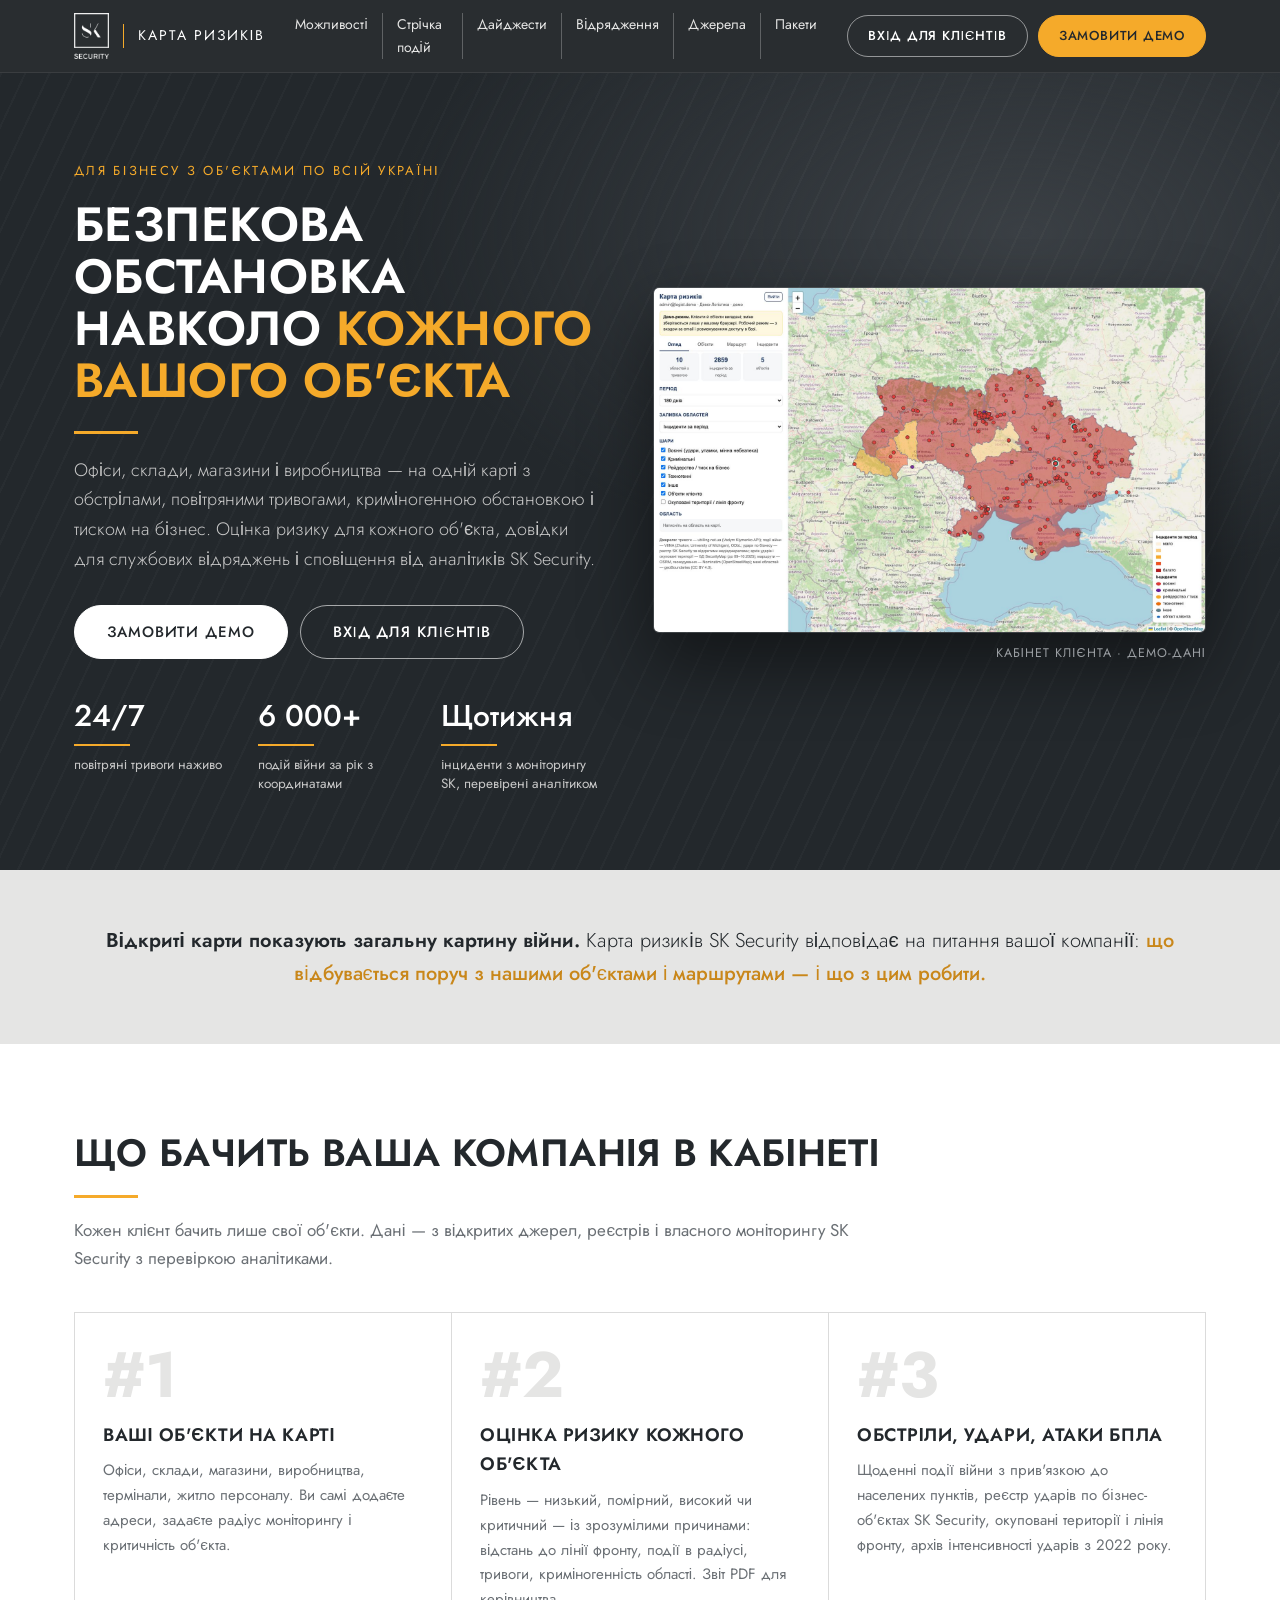
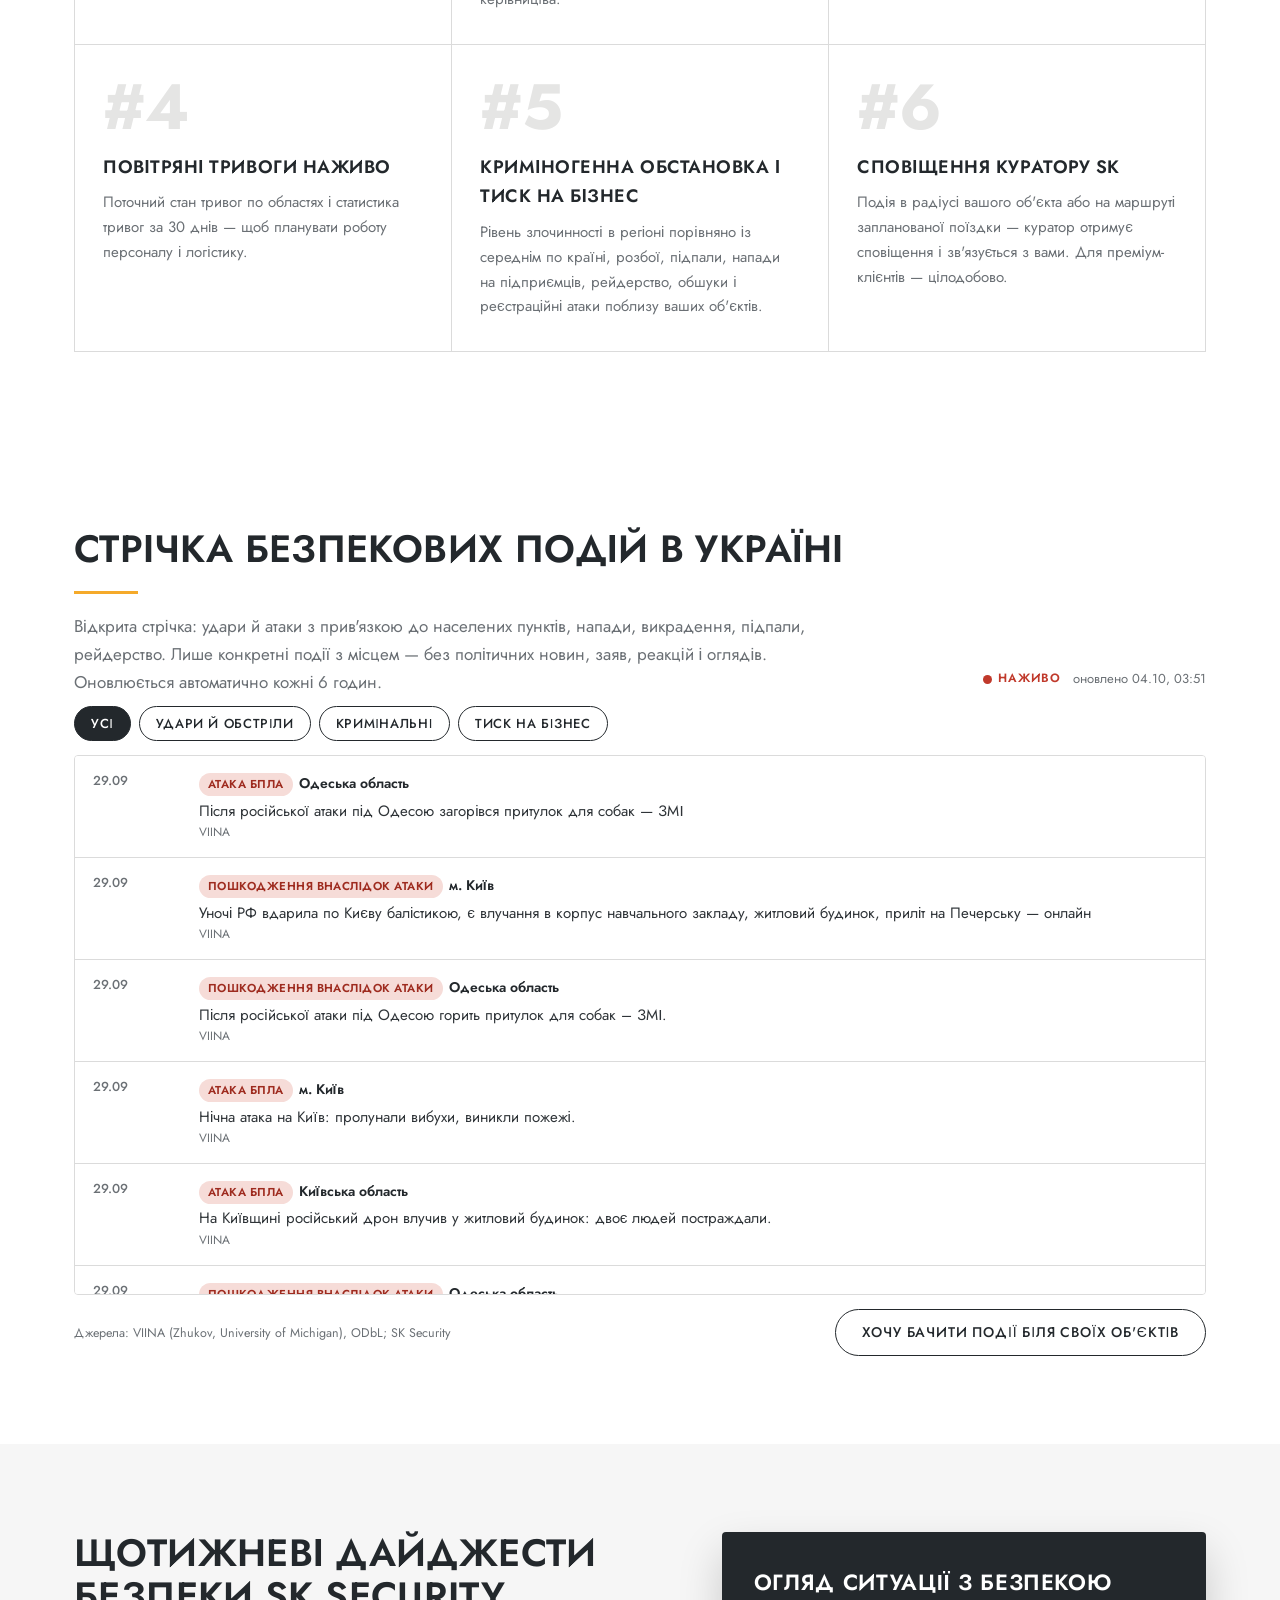
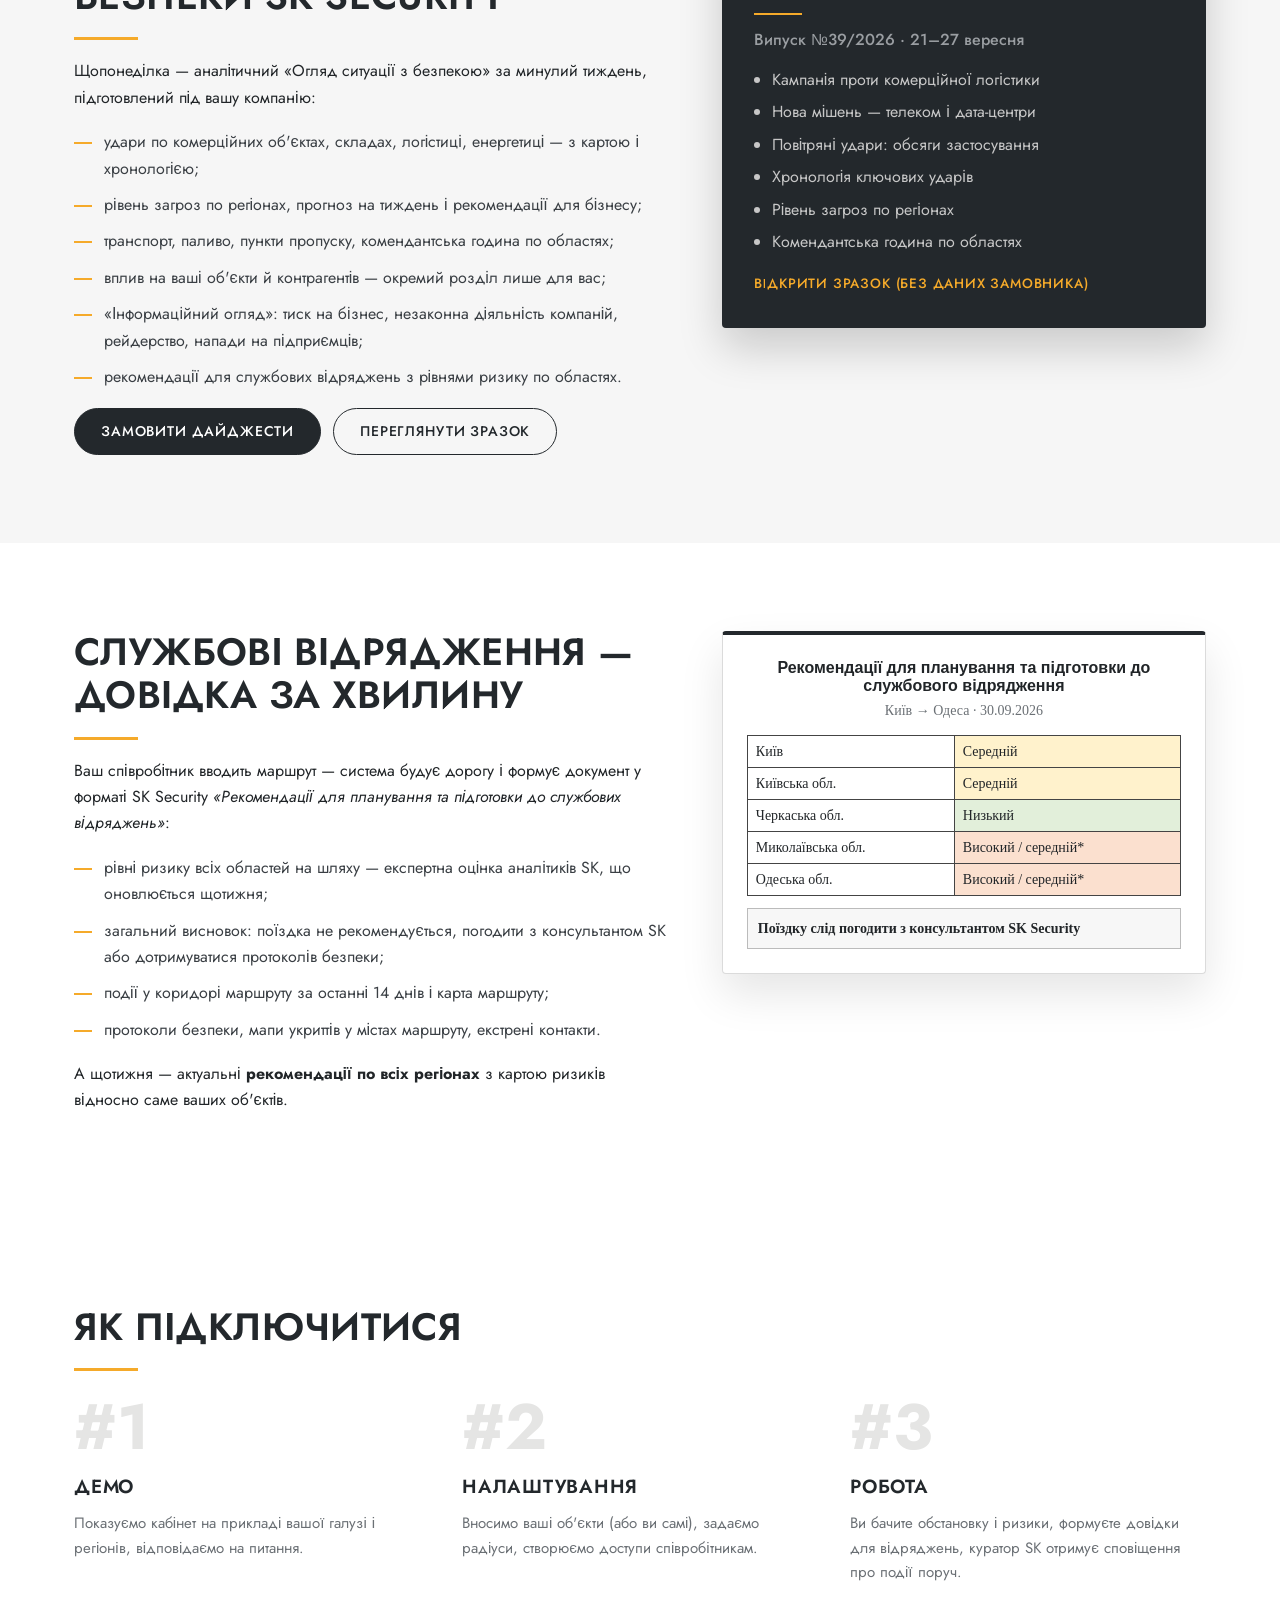
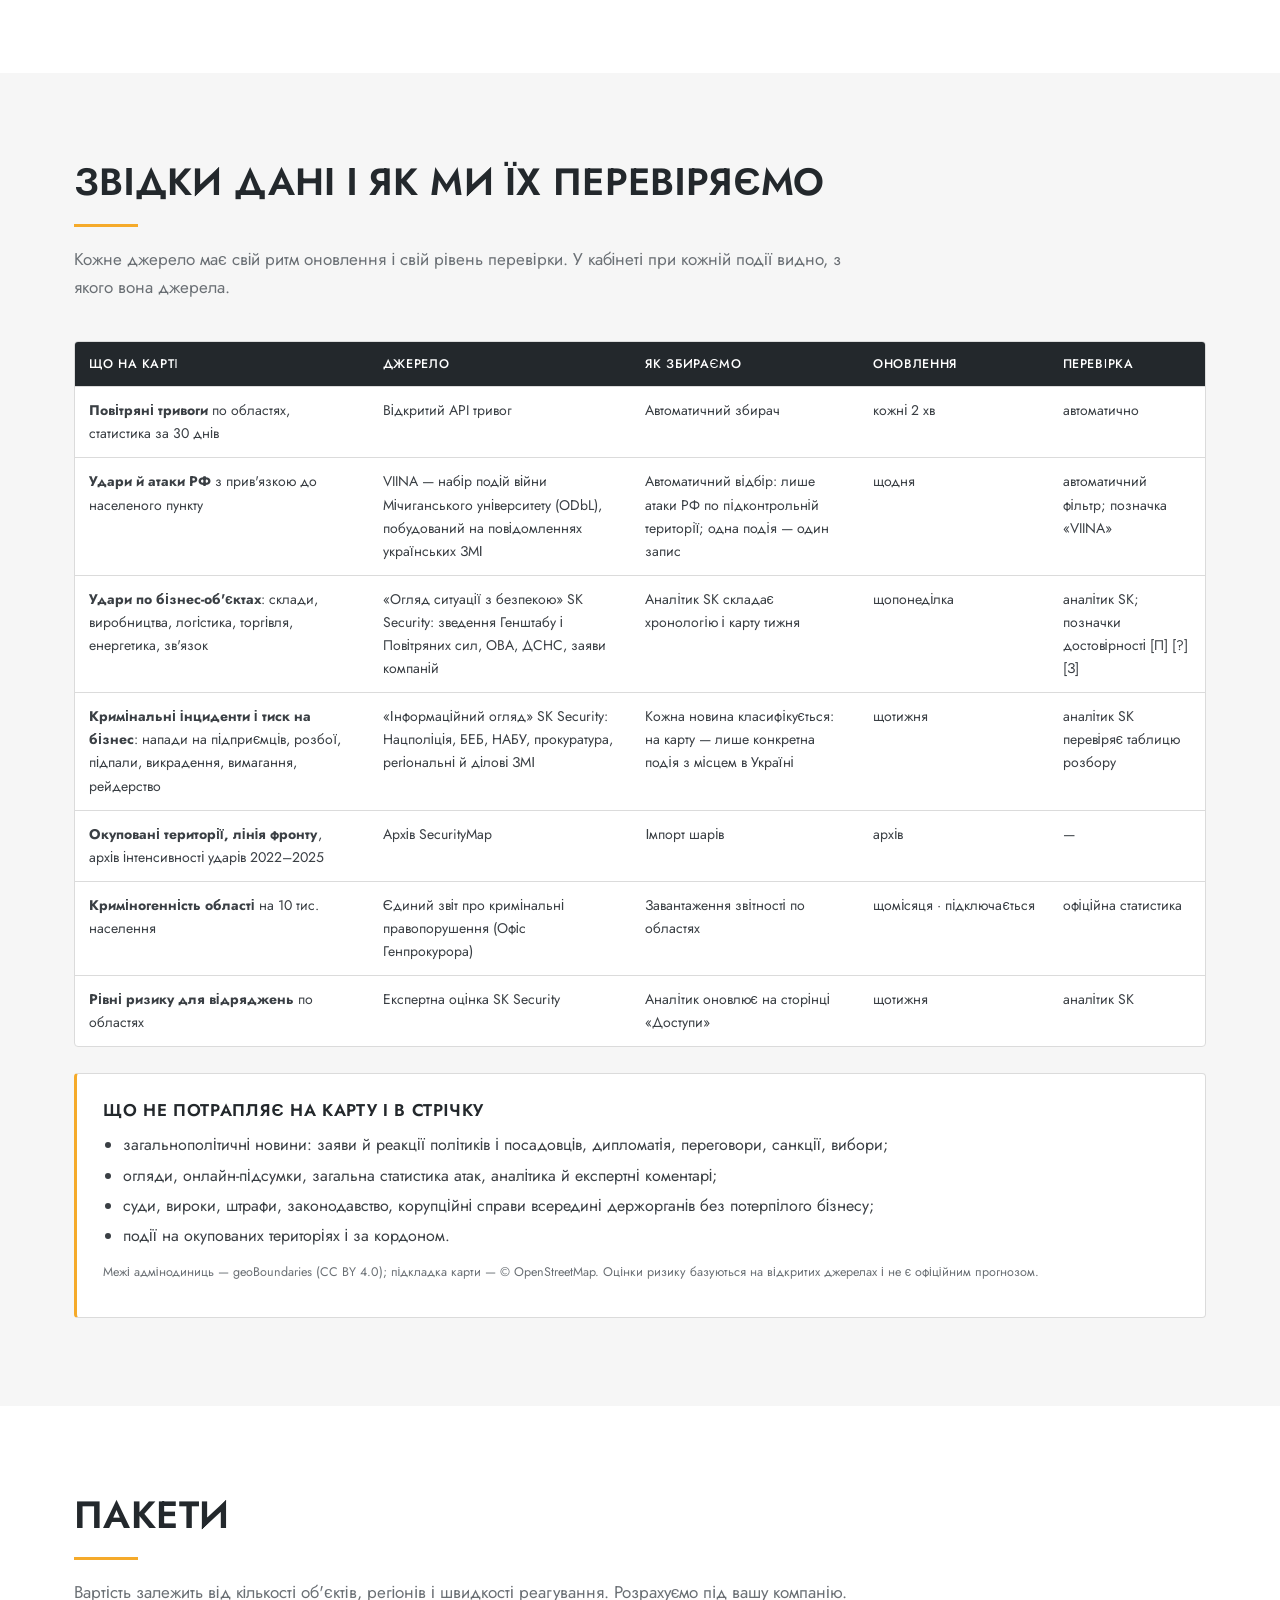
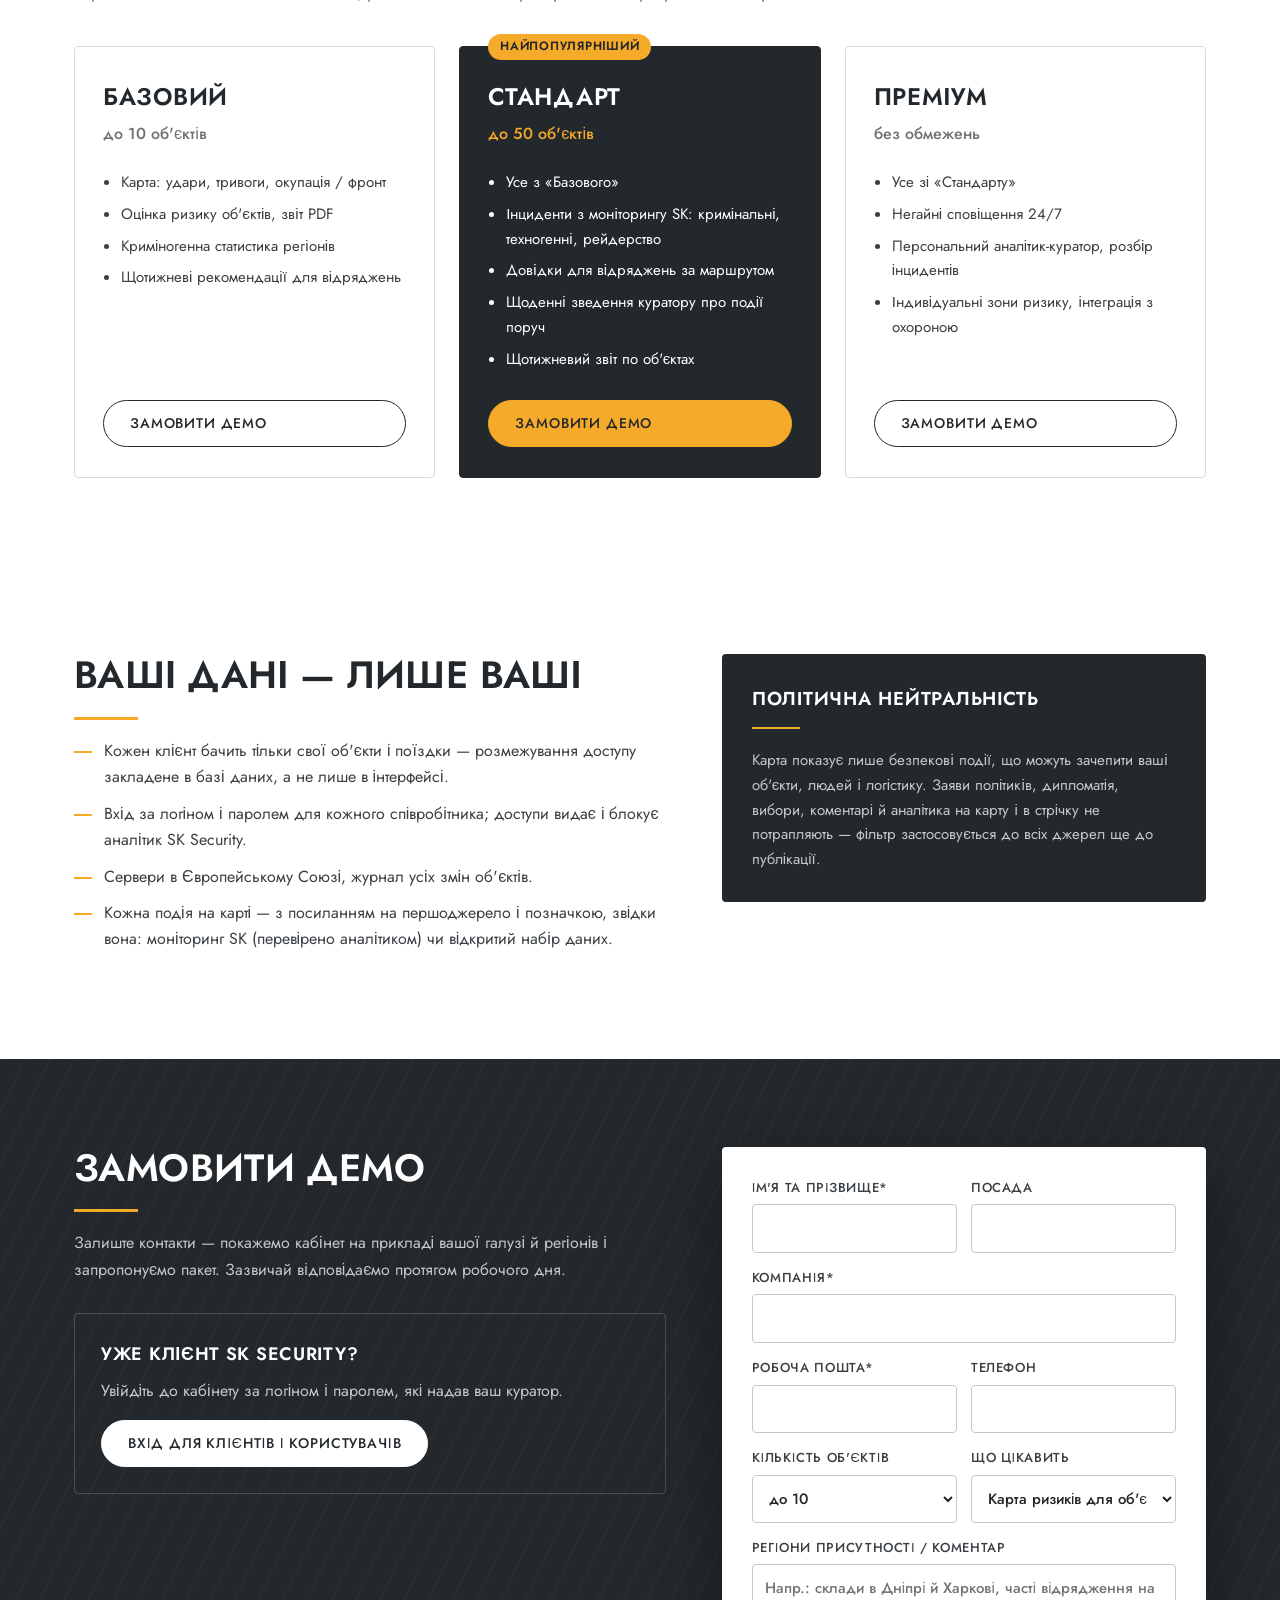
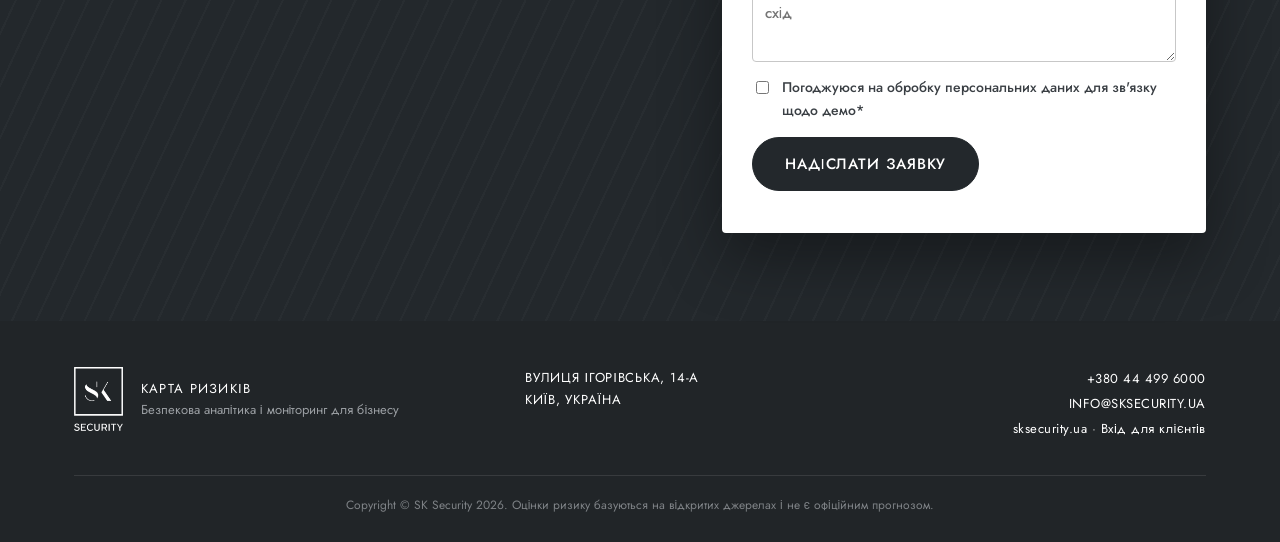
<file: index.html>
<!DOCTYPE html>
<html lang="uk">
<head>
<meta charset="utf-8">
<meta name="viewport" content="width=device-width, initial-scale=1">
<meta name="robots" content="noindex, nofollow"><!-- до погодження керівництвом сторінка не індексується -->
<title>Карта ризиків SK Security — безпекова обстановка навколо ваших об'єктів</title>
<meta name="description" content="Кабінет безпеки для бізнесу: об'єкти компанії на карті, обстріли й удари, криміногенна обстановка, тиск на бізнес, оцінка ризику кожного об'єкта і довідки для службових відряджень від аналітиків SK Security.">
<link rel="preconnect" href="https://fonts.googleapis.com"><link rel="preconnect" href="https://fonts.gstatic.com" crossorigin>
<link href="https://fonts.googleapis.com/css2?family=Jost:wght@300;400;500;600;700&display=swap" rel="stylesheet">
<link rel="stylesheet" href="landing.css">
<script src="config.js"></script>
</head>
<body>
<header class="nav">
  <div class="wrap nav-in">
    <a class="brand" href="#top"><img class="logo-img" src="img/logo_white.png" alt="SK Security"><span class="brand-t">Карта ризиків</span></a>
    <nav class="links">
      <a href="#features">Можливості</a><a href="#feed">Стрічка подій</a><a href="#digests">Дайджести</a><a href="#trips">Відрядження</a><a href="#sources">Джерела</a><a href="#plans">Пакети</a>
    </nav>
    <div class="nav-cta"><a class="btn ghost" href="map.html">Вхід для клієнтів</a><a class="btn" href="#demo">Замовити демо</a></div>
  </div>
</header>

<main id="top">
  <section class="hero">
    <div class="wrap hero-in">
      <div class="hero-text">
        <div class="eyebrow">Для бізнесу з об'єктами по всій Україні</div>
        <h1>Безпекова обстановка навколо <span class="hl">кожного вашого об'єкта</span></h1>
        <p class="lead">Офіси, склади, магазини і виробництва — на одній карті з обстрілами, повітряними тривогами, криміногенною обстановкою і тиском на бізнес. Оцінка ризику для кожного об'єкта, довідки для службових відряджень і сповіщення від аналітиків SK Security.</p>
        <div class="hero-cta"><a class="btn big" href="#demo">Замовити демо</a><a class="btn big ghost" href="map.html">Вхід для клієнтів</a></div>
        <ul class="proof">
          <li><b>24/7</b><span>повітряні тривоги наживо</span></li>
          <li><b>6 000+</b><span>подій війни за рік з координатами</span></li>
          <li><b>Щотижня</b><span>інциденти з моніторингу SK, перевірені аналітиком</span></li>
        </ul>
      </div>
      <div class="hero-visual">
        <figure class="shot"><img src="img/cabinet.jpg" alt="Кабінет клієнта «Карта ризиків»: об'єкти, удари й інциденти за пів року (демо-дані)" width="1600" height="1000"><figcaption>Кабінет клієнта · демо-дані</figcaption></figure>
      </div>
    </div>
  </section>

  <section class="band">
    <div class="wrap band-in">
      <p><b>Відкриті карти показують загальну картину війни.</b> Карта ризиків SK Security відповідає на питання вашої компанії: <i>що відбувається поруч з нашими об'єктами і маршрутами — і що з цим робити.</i></p>
    </div>
  </section>

  <section id="features" class="sec">
    <div class="wrap">
      <h2>Що бачить ваша компанія в кабінеті</h2>
      <p class="sub">Кожен клієнт бачить лише свої об'єкти. Дані — з відкритих джерел, реєстрів і власного моніторингу SK Security з перевіркою аналітиками.</p>
      <div class="grid3">
        <article class="f"><div class="num">#1</div><h3>Ваші об'єкти на карті</h3><p>Офіси, склади, магазини, виробництва, термінали, житло персоналу. Ви самі додаєте адреси, задаєте радіус моніторингу і критичність об'єкта.</p></article>
        <article class="f"><div class="num">#2</div><h3>Оцінка ризику кожного об'єкта</h3><p>Рівень — низький, помірний, високий чи критичний — із зрозумілими причинами: відстань до лінії фронту, події в радіусі, тривоги, криміногенність області. Звіт PDF для керівництва.</p></article>
        <article class="f"><div class="num">#3</div><h3>Обстріли, удари, атаки БпЛА</h3><p>Щоденні події війни з прив'язкою до населених пунктів, реєстр ударів по бізнес-об'єктах SK Security, окуповані території і лінія фронту, архів інтенсивності ударів з 2022 року.</p></article>
        <article class="f"><div class="num">#4</div><h3>Повітряні тривоги наживо</h3><p>Поточний стан тривог по областях і статистика тривог за 30 днів — щоб планувати роботу персоналу і логістику.</p></article>
        <article class="f"><div class="num">#5</div><h3>Криміногенна обстановка і тиск на бізнес</h3><p>Рівень злочинності в регіоні порівняно із середнім по країні, розбої, підпали, напади на підприємців, рейдерство, обшуки і реєстраційні атаки поблизу ваших об'єктів.</p></article>
        <article class="f"><div class="num">#6</div><h3>Сповіщення куратору SK</h3><p>Подія в радіусі вашого об'єкта або на маршруті запланованої поїздки — куратор отримує сповіщення і зв'язується з вами. Для преміум-клієнтів — цілодобово.</p></article>
      </div>
    </div>
  </section>

  <section id="feed" class="sec">
    <div class="wrap">
      <div class="feed-head">
        <div><h2>Стрічка безпекових подій в Україні</h2>
        <p class="sub" style="margin-bottom:10px">Відкрита стрічка: удари й атаки з прив'язкою до населених пунктів, напади, викрадення, підпали, рейдерство. Лише конкретні події з місцем — без політичних новин, заяв, реакцій і оглядів. Оновлюється автоматично кожні 6 годин.</p></div>
        <div class="feed-meta"><span class="live"><i></i>наживо</span><span id="feedUpd"></span></div>
      </div>
      <div class="chips" id="feedChips">
        <button class="chip on" data-c="all">Усі</button><button class="chip" data-c="military">Удари й обстріли</button><button class="chip" data-c="crime">Кримінальні</button><button class="chip" data-c="registry">Тиск на бізнес</button>
      </div>
      <div class="feed" id="feedList"><div class="feed-empty">Завантаження…</div></div>
      <div class="feed-foot"><span id="feedAttr" class="small-note"></span><a class="btn ghost" href="#demo">Хочу бачити події біля своїх об'єктів</a></div>
    </div>
  </section>

  <section id="digests" class="sec alt">
    <div class="wrap two">
      <div>
        <h2>Щотижневі дайджести безпеки SK Security</h2>
        <p>Щопонеділка — аналітичний «Огляд ситуації з безпекою» за минулий тиждень, підготовлений під вашу компанію:</p>
        <ul class="ticks">
          <li>удари по комерційних об'єктах, складах, логістиці, енергетиці — з картою і хронологією;</li>
          <li>рівень загроз по регіонах, прогноз на тиждень і рекомендації для бізнесу;</li>
          <li>транспорт, паливо, пункти пропуску, комендантська година по областях;</li>
          <li>вплив на ваші об'єкти й контрагентів — окремий розділ лише для вас;</li>
          <li>«Інформаційний огляд»: тиск на бізнес, незаконна діяльність компаній, рейдерство, напади на підприємців;</li>
          <li>рекомендації для службових відряджень з рівнями ризику по областях.</li>
        </ul>
        <div class="hero-cta"><a class="btn" href="#demo" data-interest="Щотижневі дайджести безпеки">Замовити дайджести</a><a class="btn ghost" href="sample/digest-sample.html" target="_blank" rel="noopener">Переглянути зразок</a></div>
      </div>
      <a class="sample-card" href="sample/digest-sample.html" target="_blank" rel="noopener">
        <div class="sample-top">Огляд ситуації з безпекою</div>
        <div class="sample-no">Випуск №39/2026 · 21–27 вересня</div>
        <ul><li>Кампанія проти комерційної логістики</li><li>Нова мішень — телеком і дата-центри</li><li>Повітряні удари: обсяги застосування</li><li>Хронологія ключових ударів</li><li>Рівень загроз по регіонах</li><li>Комендантська година по областях</li></ul>
        <div class="sample-cta">Відкрити зразок (без даних замовника)</div>
      </a>
    </div>
  </section>

  <section id="trips" class="sec">
    <div class="wrap two">
      <div>
        <h2>Службові відрядження — довідка за хвилину</h2>
        <p>Ваш співробітник вводить маршрут — система будує дорогу і формує документ у форматі SK Security <i>«Рекомендації для планування та підготовки до службових відряджень»</i>:</p>
        <ul class="ticks">
          <li>рівні ризику всіх областей на шляху — експертна оцінка аналітиків SK, що оновлюється щотижня;</li>
          <li>загальний висновок: поїздка не рекомендується, погодити з консультантом SK або дотримуватися протоколів безпеки;</li>
          <li>події у коридорі маршруту за останні 14 днів і карта маршруту;</li>
          <li>протоколи безпеки, мапи укриттів у містах маршруту, екстрені контакти.</li>
        </ul>
        <p>А щотижня — актуальні <b>рекомендації по всіх регіонах</b> з картою ризиків відносно саме ваших об'єктів.</p>
      </div>
      <div class="doc" aria-hidden="true">
        <div class="doc-h">Рекомендації для планування та підготовки до службового відрядження</div>
        <div class="doc-s">Київ → Одеса · 30.09.2026</div>
        <table><tr><td>Київ</td><td class="l2">Середній</td></tr><tr><td>Київська обл.</td><td class="l2">Середній</td></tr><tr><td>Черкаська обл.</td><td class="l1">Низький</td></tr><tr><td>Миколаївська обл.</td><td class="l3">Високий / середній*</td></tr><tr><td>Одеська обл.</td><td class="l3">Високий / середній*</td></tr></table>
        <div class="doc-v">Поїздку слід погодити з консультантом SK Security</div>
      </div>
    </div>
  </section>

  <section class="sec">
    <div class="wrap">
      <h2>Як підключитися</h2>
      <div class="steps">
        <div class="st"><span>#1</span><h3>Демо</h3><p>Показуємо кабінет на прикладі вашої галузі і регіонів, відповідаємо на питання.</p></div>
        <div class="st"><span>#2</span><h3>Налаштування</h3><p>Вносимо ваші об'єкти (або ви самі), задаємо радіуси, створюємо доступи співробітникам.</p></div>
        <div class="st"><span>#3</span><h3>Робота</h3><p>Ви бачите обстановку і ризики, формуєте довідки для відряджень, куратор SK отримує сповіщення про події поруч.</p></div>
      </div>
    </div>
  </section>

  <section id="sources" class="sec alt">
    <div class="wrap">
      <h2>Звідки дані і як ми їх перевіряємо</h2>
      <p class="sub">Кожне джерело має свій ритм оновлення і свій рівень перевірки. У кабінеті при кожній події видно, з якого вона джерела.</p>
      <div class="src-wrap"><table class="src-table">
        <thead><tr><th>Що на карті</th><th>Джерело</th><th>Як збираємо</th><th>Оновлення</th><th>Перевірка</th></tr></thead>
        <tbody>
          <tr><td><b>Повітряні тривоги</b> по областях, статистика за 30 днів</td><td>Відкритий API тривог</td><td>Автоматичний збирач</td><td>кожні 2 хв</td><td>автоматично</td></tr>
          <tr><td><b>Удари й атаки РФ</b> з прив'язкою до населеного пункту</td><td>VIINA — набір подій війни Мічиганського університету (ODbL), побудований на повідомленнях українських ЗМІ</td><td>Автоматичний відбір: лише атаки РФ по підконтрольній території; одна подія — один запис</td><td>щодня</td><td>автоматичний фільтр; позначка «VIINA»</td></tr>
          <tr><td><b>Удари по бізнес-об'єктах</b>: склади, виробництва, логістика, торгівля, енергетика, зв'язок</td><td>«Огляд ситуації з безпекою» SK Security: зведення Генштабу і Повітряних сил, ОВА, ДСНС, заяви компаній</td><td>Аналітик SK складає хронологію і карту тижня</td><td>щопонеділка</td><td>аналітик SK; позначки достовірності [П] [?] [З]</td></tr>
          <tr><td><b>Кримінальні інциденти і тиск на бізнес</b>: напади на підприємців, розбої, підпали, викрадення, вимагання, рейдерство</td><td>«Інформаційний огляд» SK Security: Нацполіція, БЕБ, НАБУ, прокуратура, регіональні й ділові ЗМІ</td><td>Кожна новина класифікується: на карту — лише конкретна подія з місцем в Україні</td><td>щотижня</td><td>аналітик SK перевіряє таблицю розбору</td></tr>
          <tr><td><b>Окуповані території, лінія фронту</b>, архів інтенсивності ударів 2022–2025</td><td>Архів SecurityMap</td><td>Імпорт шарів</td><td>архів</td><td>—</td></tr>
          <tr><td><b>Криміногенність області</b> на 10 тис. населення</td><td>Єдиний звіт про кримінальні правопорушення (Офіс Генпрокурора)</td><td>Завантаження звітності по областях</td><td>щомісяця · підключається</td><td>офіційна статистика</td></tr>
          <tr><td><b>Рівні ризику для відряджень</b> по областях</td><td>Експертна оцінка SK Security</td><td>Аналітик оновлює на сторінці «Доступи»</td><td>щотижня</td><td>аналітик SK</td></tr>
        </tbody>
      </table></div>
      <div class="src-no">
        <h3>Що не потрапляє на карту і в стрічку</h3>
        <ul>
          <li>загальнополітичні новини: заяви й реакції політиків і посадовців, дипломатія, переговори, санкції, вибори;</li>
          <li>огляди, онлайн-підсумки, загальна статистика атак, аналітика й експертні коментарі;</li>
          <li>суди, вироки, штрафи, законодавство, корупційні справи всередині держорганів без потерпілого бізнесу;</li>
          <li>події на окупованих територіях і за кордоном.</li>
        </ul>
        <p class="small-note">Межі адмінодиниць — geoBoundaries (CC BY 4.0); підкладка карти — © OpenStreetMap. Оцінки ризику базуються на відкритих джерелах і не є офіційним прогнозом.</p>
      </div>
    </div>
  </section>

  <section id="plans" class="sec">
    <div class="wrap">
      <h2>Пакети</h2>
      <p class="sub">Вартість залежить від кількості об'єктів, регіонів і швидкості реагування. Розрахуємо під вашу компанію.</p>
      <div class="plans">
        <div class="p"><h3>Базовий</h3><div class="pp">до 10 об'єктів</div><ul><li>Карта: удари, тривоги, окупація / фронт</li><li>Оцінка ризику об'єктів, звіт PDF</li><li>Криміногенна статистика регіонів</li><li>Щотижневі рекомендації для відряджень</li></ul><a class="btn ghost" href="#demo">Замовити демо</a></div>
        <div class="p hot"><div class="tag">Найпопулярніший</div><h3>Стандарт</h3><div class="pp">до 50 об'єктів</div><ul><li>Усе з «Базового»</li><li>Інциденти з моніторингу SK: кримінальні, техногенні, рейдерство</li><li>Довідки для відряджень за маршрутом</li><li>Щоденні зведення куратору про події поруч</li><li>Щотижневий звіт по об'єктах</li></ul><a class="btn" href="#demo">Замовити демо</a></div>
        <div class="p"><h3>Преміум</h3><div class="pp">без обмежень</div><ul><li>Усе зі «Стандарту»</li><li>Негайні сповіщення 24/7</li><li>Персональний аналітик-куратор, розбір інцидентів</li><li>Індивідуальні зони ризику, інтеграція з охороною</li></ul><a class="btn ghost" href="#demo">Замовити демо</a></div>
      </div>
    </div>
  </section>

  <section id="security" class="sec">
    <div class="wrap two">
      <div>
        <h2>Ваші дані — лише ваші</h2>
        <ul class="ticks">
          <li>Кожен клієнт бачить тільки свої об'єкти і поїздки — розмежування доступу закладене в базі даних, а не лише в інтерфейсі.</li>
          <li>Вхід за логіном і паролем для кожного співробітника; доступи видає і блокує аналітик SK Security.</li>
          <li>Сервери в Європейському Союзі, журнал усіх змін об'єктів.</li>
          <li>Кожна подія на карті — з посиланням на першоджерело і позначкою, звідки вона: моніторинг SK (перевірено аналітиком) чи відкритий набір даних.</li>
        </ul>
      </div>
      <div class="note">
        <h3>Політична нейтральність</h3>
        <p>Карта показує лише безпекові події, що можуть зачепити ваші об'єкти, людей і логістику. Заяви політиків, дипломатія, вибори, коментарі й аналітика на карту і в стрічку не потрапляють — фільтр застосовується до всіх джерел ще до публікації.</p>
      </div>
    </div>
  </section>

  <section id="demo" class="sec demo-sec">
    <div class="wrap two">
      <div>
        <h2>Замовити демо</h2>
        <p>Залиште контакти — покажемо кабінет на прикладі вашої галузі й регіонів і запропонуємо пакет. Зазвичай відповідаємо протягом робочого дня.</p>
        <div class="login-box">
          <h3>Уже клієнт SK Security?</h3>
          <p>Увійдіть до кабінету за логіном і паролем, які надав ваш куратор.</p>
          <a class="btn" href="map.html">Вхід для клієнтів і користувачів</a>
        </div>
      </div>
      <form id="demoForm" class="form" novalidate>
        <div class="row2"><label>Ім'я та прізвище*<input name="name" required autocomplete="name"></label><label>Посада<input name="position" autocomplete="organization-title"></label></div>
        <label>Компанія*<input name="company" required autocomplete="organization"></label>
        <div class="row2"><label>Робоча пошта*<input name="email" type="email" required autocomplete="email"></label><label>Телефон<input name="phone" type="tel" autocomplete="tel"></label></div>
        <div class="row2">
          <label>Кількість об'єктів<select name="objects"><option>до 10</option><option>10–50</option><option>50–200</option><option>понад 200</option></select></label>
          <label>Що цікавить<select name="interest"><option>Карта ризиків для об'єктів</option><option>Щотижневі дайджести безпеки</option><option>Довідки для відряджень</option><option>Моніторинг і сповіщення</option><option>Усе разом</option></select></label>
        </div>
        <label>Регіони присутності / коментар<textarea name="comment" rows="3" placeholder="Напр.: склади в Дніпрі й Харкові, часті відрядження на схід"></textarea></label>
        <label class="chk"><input type="checkbox" name="consent" required> Погоджуюся на обробку персональних даних для зв'язку щодо демо*</label>
        <input type="text" name="_gotcha" class="hp" tabindex="-1" autocomplete="off">
        <button class="btn big" type="submit">Надіслати заявку</button>
        <div id="formMsg" class="msg" role="status"></div>
      </form>
    </div>
  </section>
</main>

<footer class="foot">
  <div class="wrap foot-in">
    <div class="foot-brand"><img src="img/logo_white.png" alt="SK Security"><div>КАРТА РИЗИКІВ<br><span>Безпекова аналітика і моніторинг для бізнесу</span></div></div>
    <div class="foot-addr">ВУЛИЦЯ ІГОРІВСЬКА, 14-А<br>КИЇВ, УКРАЇНА</div>
    <div class="foot-contacts"><a href="tel:+380444996000">+380 44 499 6000</a><br><a href="mailto:info@sksecurity.ua">INFO@SKSECURITY.UA</a><br><a href="https://www.sksecurity.ua" target="_blank" rel="noopener">sksecurity.ua</a> · <a href="map.html">Вхід для клієнтів</a></div>
    <div class="small">Copyright © SK Security 2026. Оцінки ризику базуються на відкритих джерелах і не є офіційним прогнозом.</div>
  </div>
</footer>
<script src="landing.js"></script>
</body>
</html>
</file>
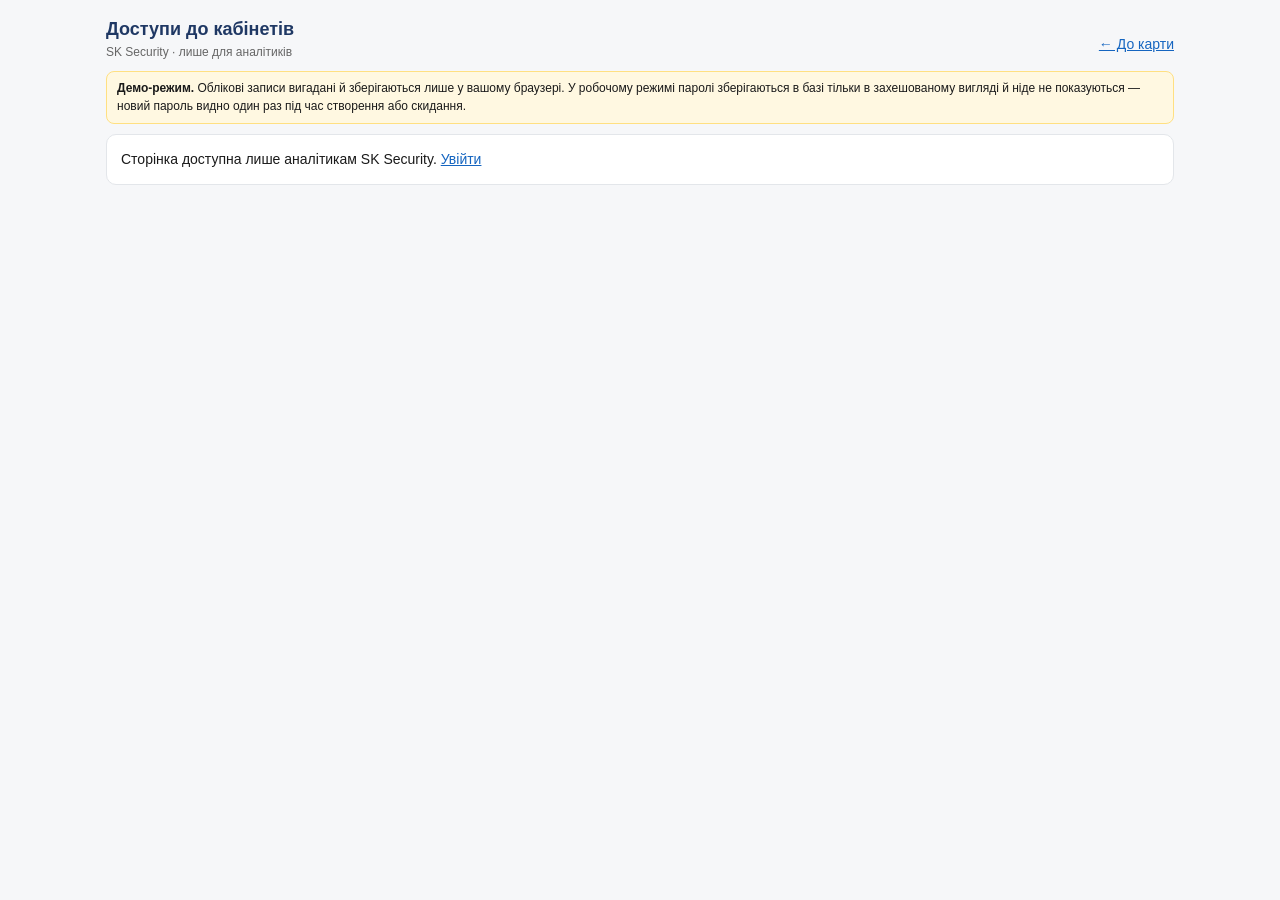
<file: admin.html>
<!DOCTYPE html>
<html lang="uk">
<head>
<meta charset="utf-8">
<meta name="viewport" content="width=device-width, initial-scale=1">
<title>Доступи — Карта ризиків SK Security</title>
<meta name="robots" content="noindex, nofollow">
<link rel="stylesheet" href="app.css">
<style>
  body { background:var(--bg); }
  .wrap { max-width:1100px; margin:0 auto; padding:16px; }
  .top { display:flex; justify-content:space-between; align-items:center; gap:10px; flex-wrap:wrap; }
  .grid { display:grid; grid-template-columns:1fr 1fr; gap:14px; margin-top:12px; }
  .box { background:#fff; border:1px solid var(--line); border-radius:10px; padding:14px; }
  table.list { width:100%; border-collapse:collapse; font-size:13px; }
  table.list th, table.list td { text-align:left; padding:6px 8px; border-bottom:1px solid var(--line); vertical-align:top; }
  table.list th { color:var(--navy); font-size:12px; text-transform:uppercase; letter-spacing:.03em; }
  .st-ok { color:var(--green); } .st-bl { color:var(--red); font-weight:600; }
  .once { background:#fff8e1; border:1px solid #ffe082; border-radius:8px; padding:10px; margin-top:10px; font-size:13px; }
  .once code { font-size:15px; background:#fff; padding:2px 6px; border-radius:4px; }
  .actions button { margin:2px 2px 2px 0; }
  @media (max-width: 800px) { .grid { grid-template-columns:1fr; } table.list { font-size:12px; } }
</style>
<script src="config.js"></script>
</head>
<body>
<div class="wrap">
  <div class="top">
    <div><h1>Доступи до кабінетів</h1><div class="sub" id="who">SK Security · лише для аналітиків</div></div>
    <div><a href="map.html">← До карти</a></div>
  </div>
  <div id="demoNote" class="demo" hidden><b>Демо-режим.</b> Облікові записи вигадані й зберігаються лише у вашому браузері. У робочому режимі паролі зберігаються в базі тільки в захешованому вигляді й ніде не показуються — новий пароль видно один раз під час створення або скидання.</div>
  <div id="denied" class="box" hidden>Сторінка доступна лише аналітикам SK Security. <a href="map.html">Увійти</a></div>

  <div id="main" hidden>
    <div class="box">
      <div class="top"><h2 style="margin:0">Користувачі</h2><input type="text" id="filter" placeholder="Пошук: пошта, ім'я, клієнт" style="max-width:280px"></div>
      <table class="list"><thead><tr><th>Логін (пошта)</th><th>Ім'я</th><th>Клієнт</th><th>Роль</th><th>Останній вхід</th><th>Статус</th><th>Дії</th></tr></thead><tbody id="users"></tbody></table>
      <div id="onceBox"></div>
    </div>

    <div class="box" style="margin-top:14px">
      <h2 style="margin-top:0">Заявки на демо з лендингу</h2>
      <div class="hint">Копії заявок приходять також на пошту через сервіс форм. Статус оновлюйте тут, щоб колеги бачили, хто вже опрацював.</div>
      <table class="list"><thead><tr><th>Дата</th><th>Компанія</th><th>Контакт</th><th>Об'єктів / інтерес</th><th>Коментар</th><th>Статус</th></tr></thead><tbody id="reqs"></tbody></table>
    </div>

    <div class="box" style="margin-top:14px">
      <div class="top"><h2 style="margin:0">Рівні ризику для відряджень (редакція SK Security)</h2>
        <div class="row" style="margin:0"><input type="date" id="dUpd" style="max-width:160px"><input type="text" id="dStatus" placeholder="Статус (напр., без суттєвих змін)" style="max-width:240px"><button id="dSave" style="flex:0 0 auto">Зберегти редакцію</button></div></div>
      <div class="hint">Ці рівні і примітки потрапляють у «Рекомендації для відряджень» і в довідки клієнтів за маршрутами. Області з рівнем «Низький» у документі не показуються окремим рядком (як у чинній редакції).</div>
      <table class="list"><thead><tr><th>Область</th><th style="width:230px">Рівень ризику</th><th>Примітки</th></tr></thead><tbody id="duty"></tbody></table>
    </div>

    <div class="grid">
      <div class="box">
        <h2 style="margin-top:0">Новий користувач</h2>
        <input type="email" id="uEmail" placeholder="Робоча пошта (логін)">
        <input type="text" id="uName" placeholder="Ім'я та прізвище">
        <div class="row">
          <select id="uRole"><option value="client_user">Користувач клієнта</option><option value="client_admin">Адміністратор клієнта</option><option value="analyst">Аналітик SK</option></select>
          <select id="uOrg"></select>
        </div>
        <div class="row"><input type="text" id="uPass" placeholder="Пароль (мінімум 10 символів)"><button class="sec" id="uGen" style="flex:0 0 auto">Згенерувати</button></div>
        <div class="row"><button id="uCreate">Створити доступ</button></div>
        <div class="hint">Пароль передайте клієнту захищеним каналом (не тим самим листом, що й логін). Клієнт може змінити його через «Забули пароль?».</div>
      </div>
      <div class="box">
        <h2 style="margin-top:0">Клієнти</h2>
        <table class="list"><thead><tr><th>Назва</th><th>ЄДРПОУ</th><th>Рівень</th><th>Користувачів</th></tr></thead><tbody id="orgs"></tbody></table>
        <h2>Новий клієнт</h2>
        <input type="text" id="oName" placeholder="Назва (напр., ТОВ «Клієнт»)">
        <div class="row"><input type="text" id="oEdrpou" placeholder="ЄДРПОУ"><select id="oTier"><option value="basic">Базовий</option><option value="standard">Стандарт</option><option value="premium">Преміум</option></select></div>
        <div class="row"><button id="oCreate">Додати клієнта</button></div>
      </div>
    </div>
  </div>
</div>
<script type="module" src="admin.js"></script>
</body>
</html>
</file>
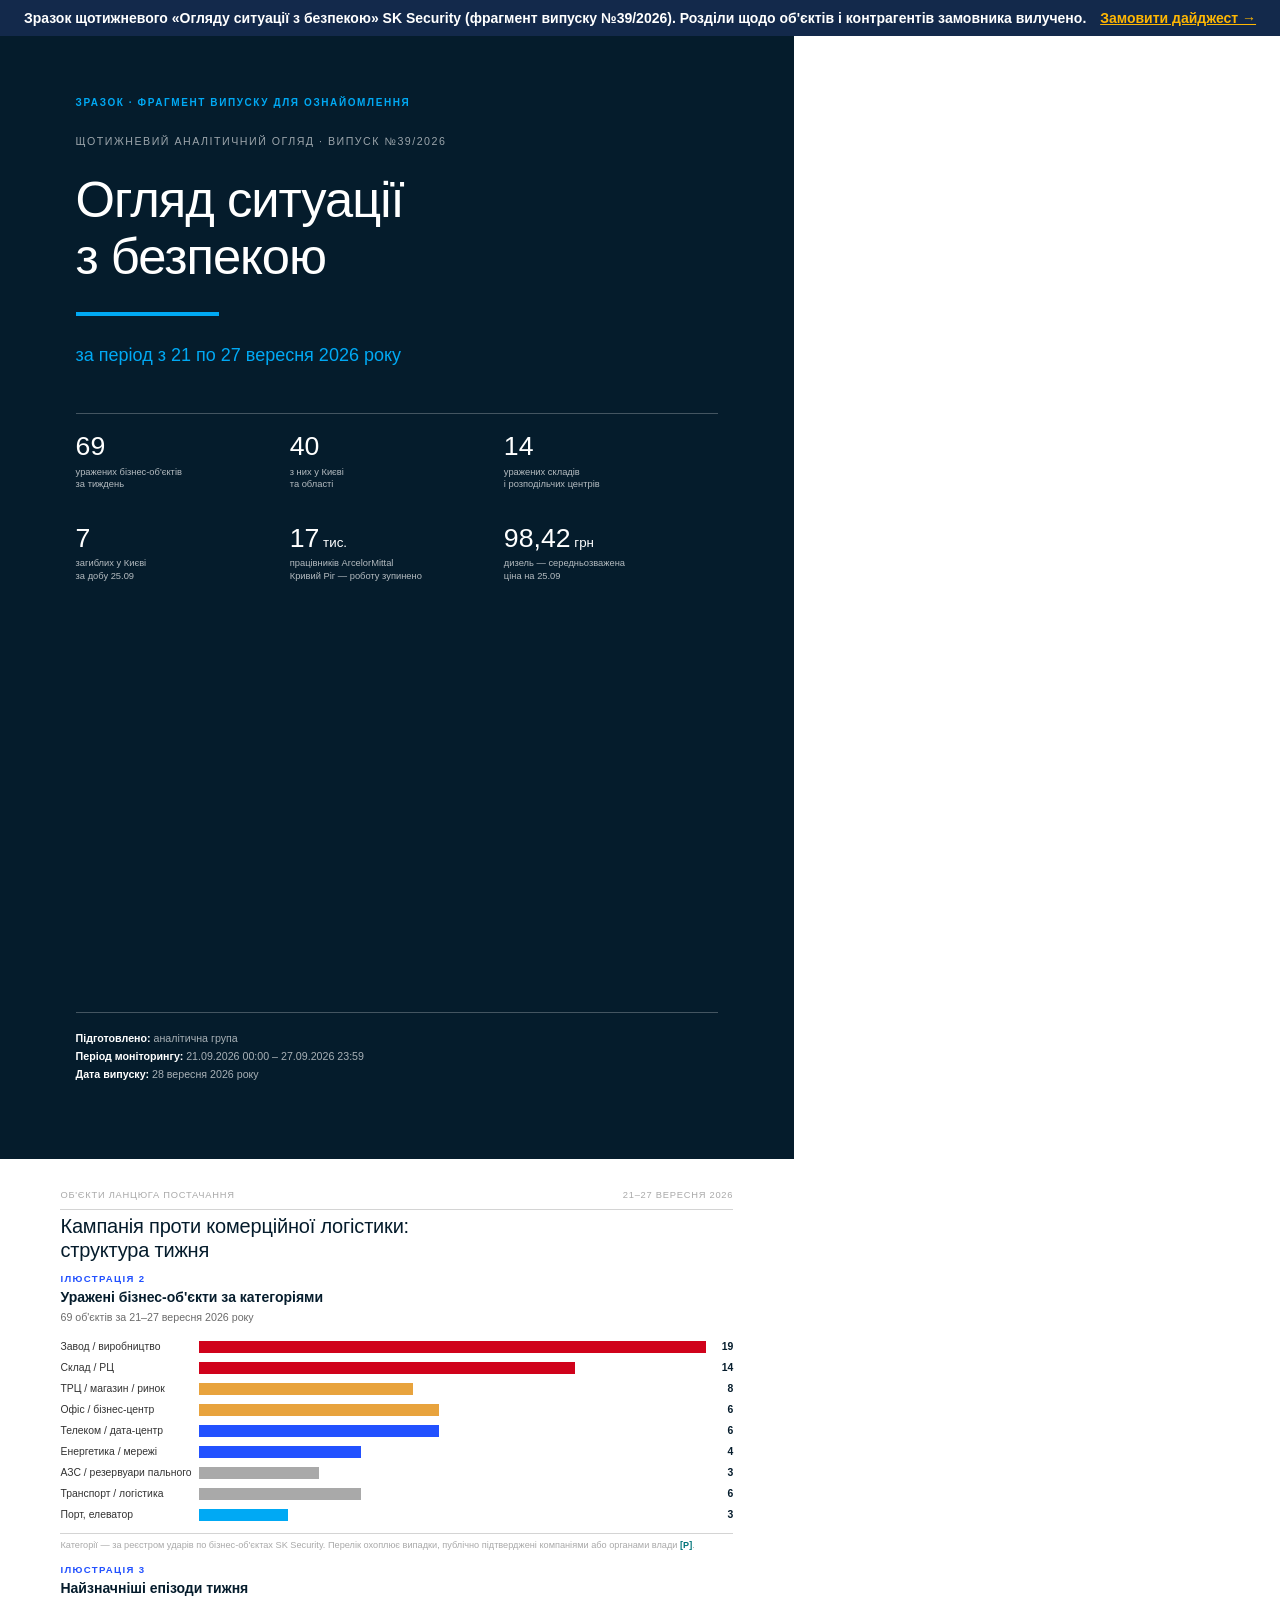
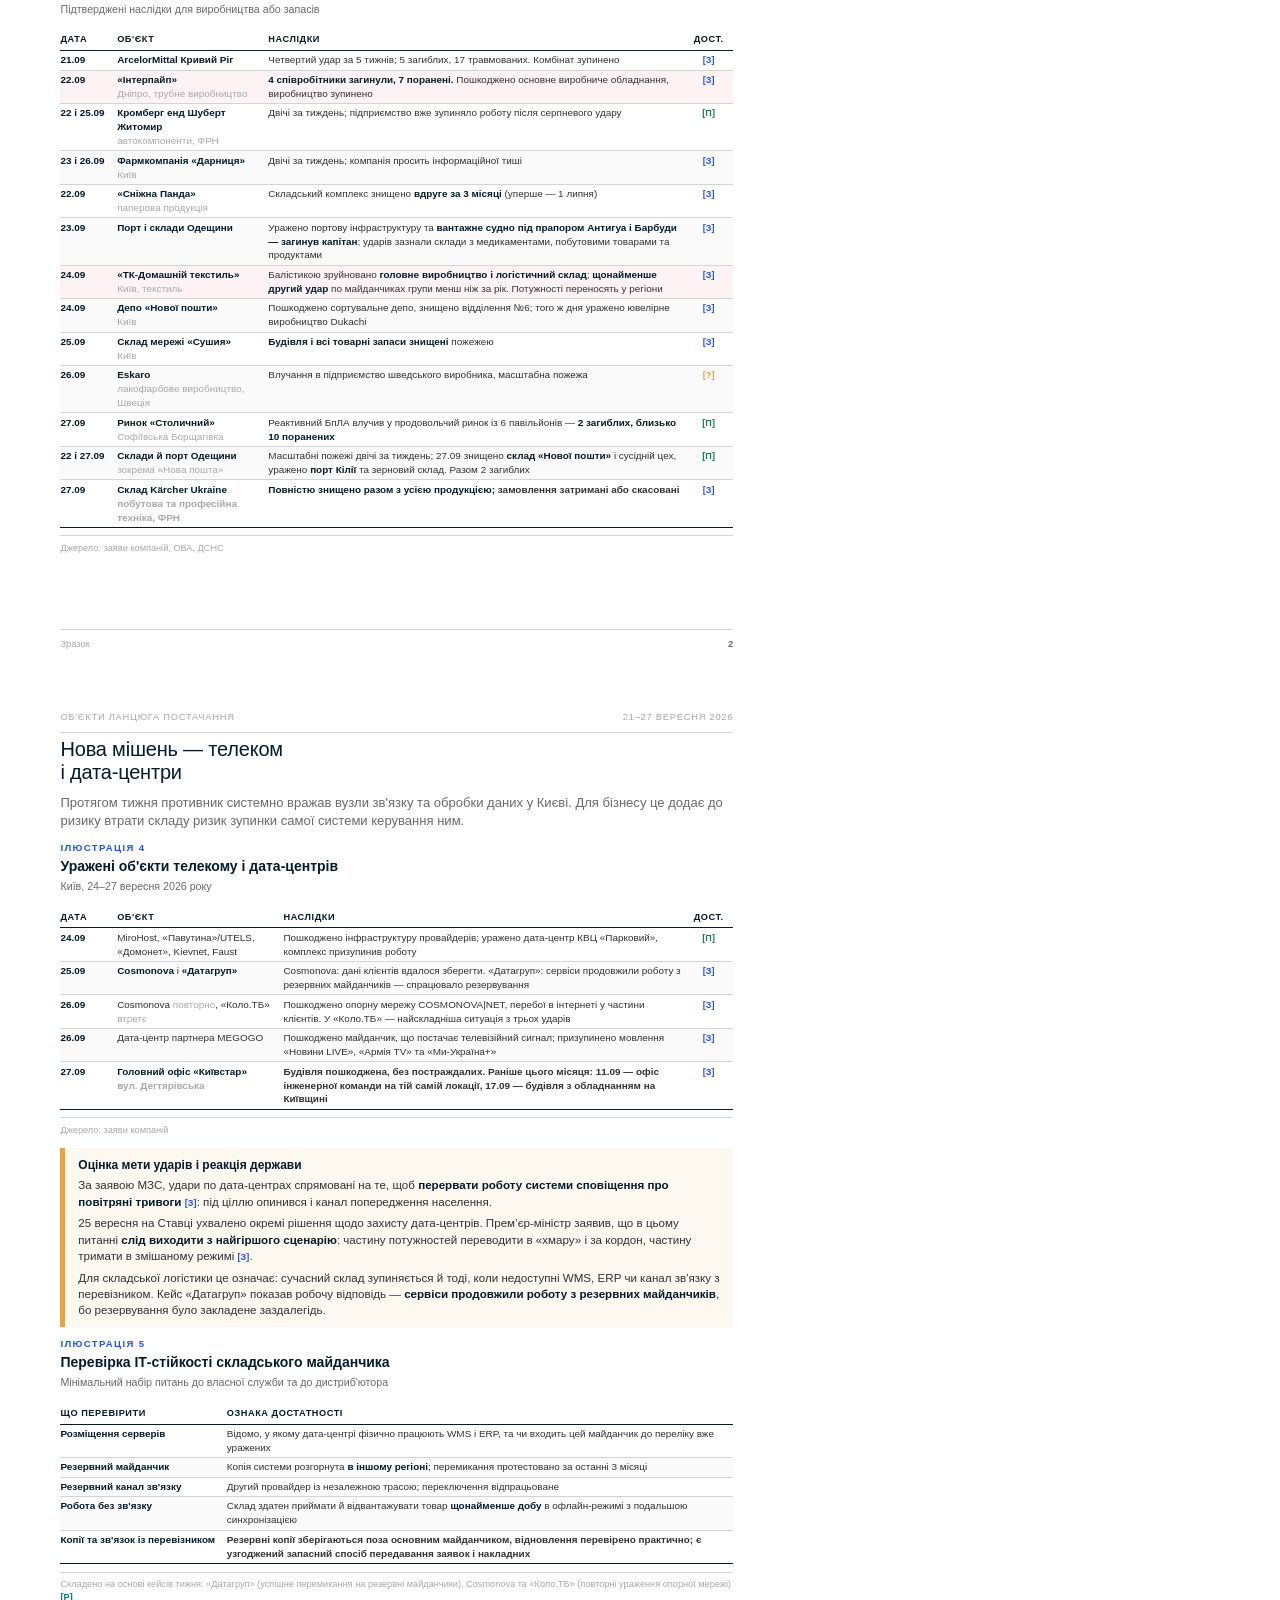
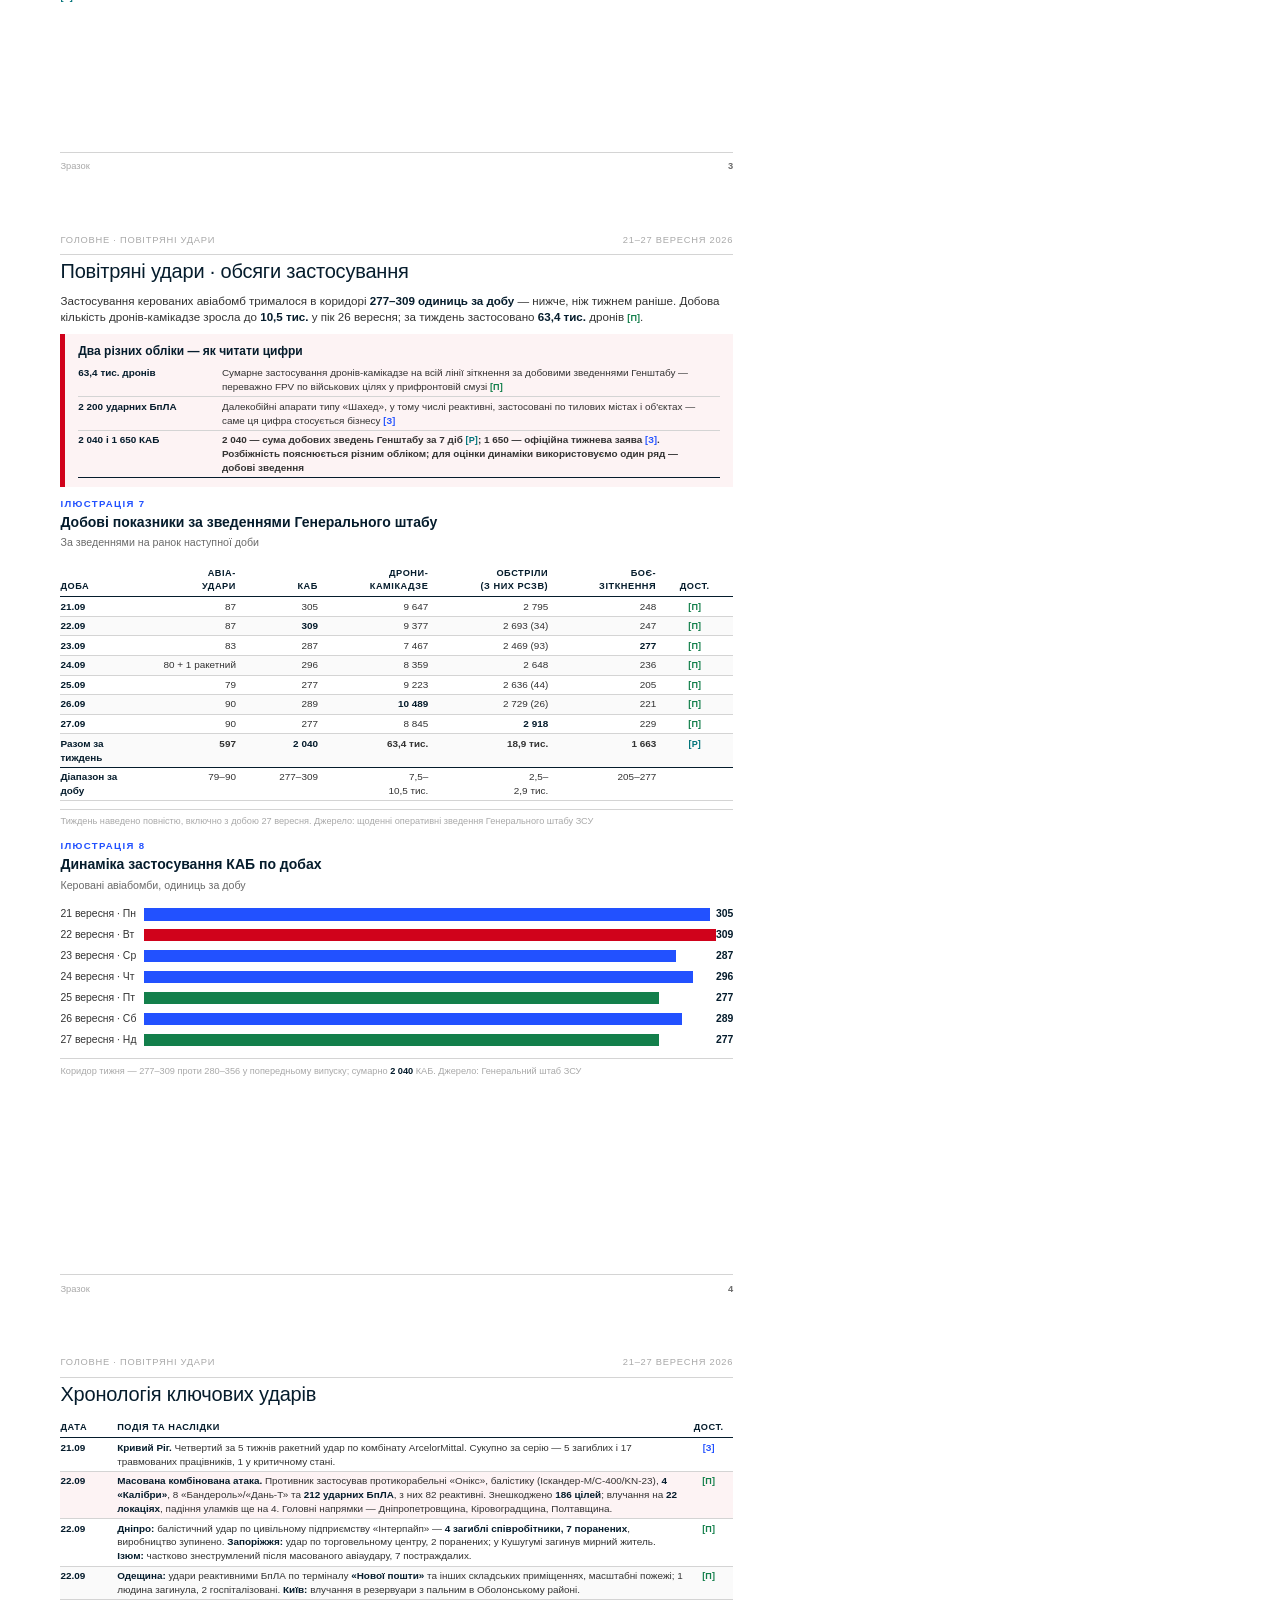
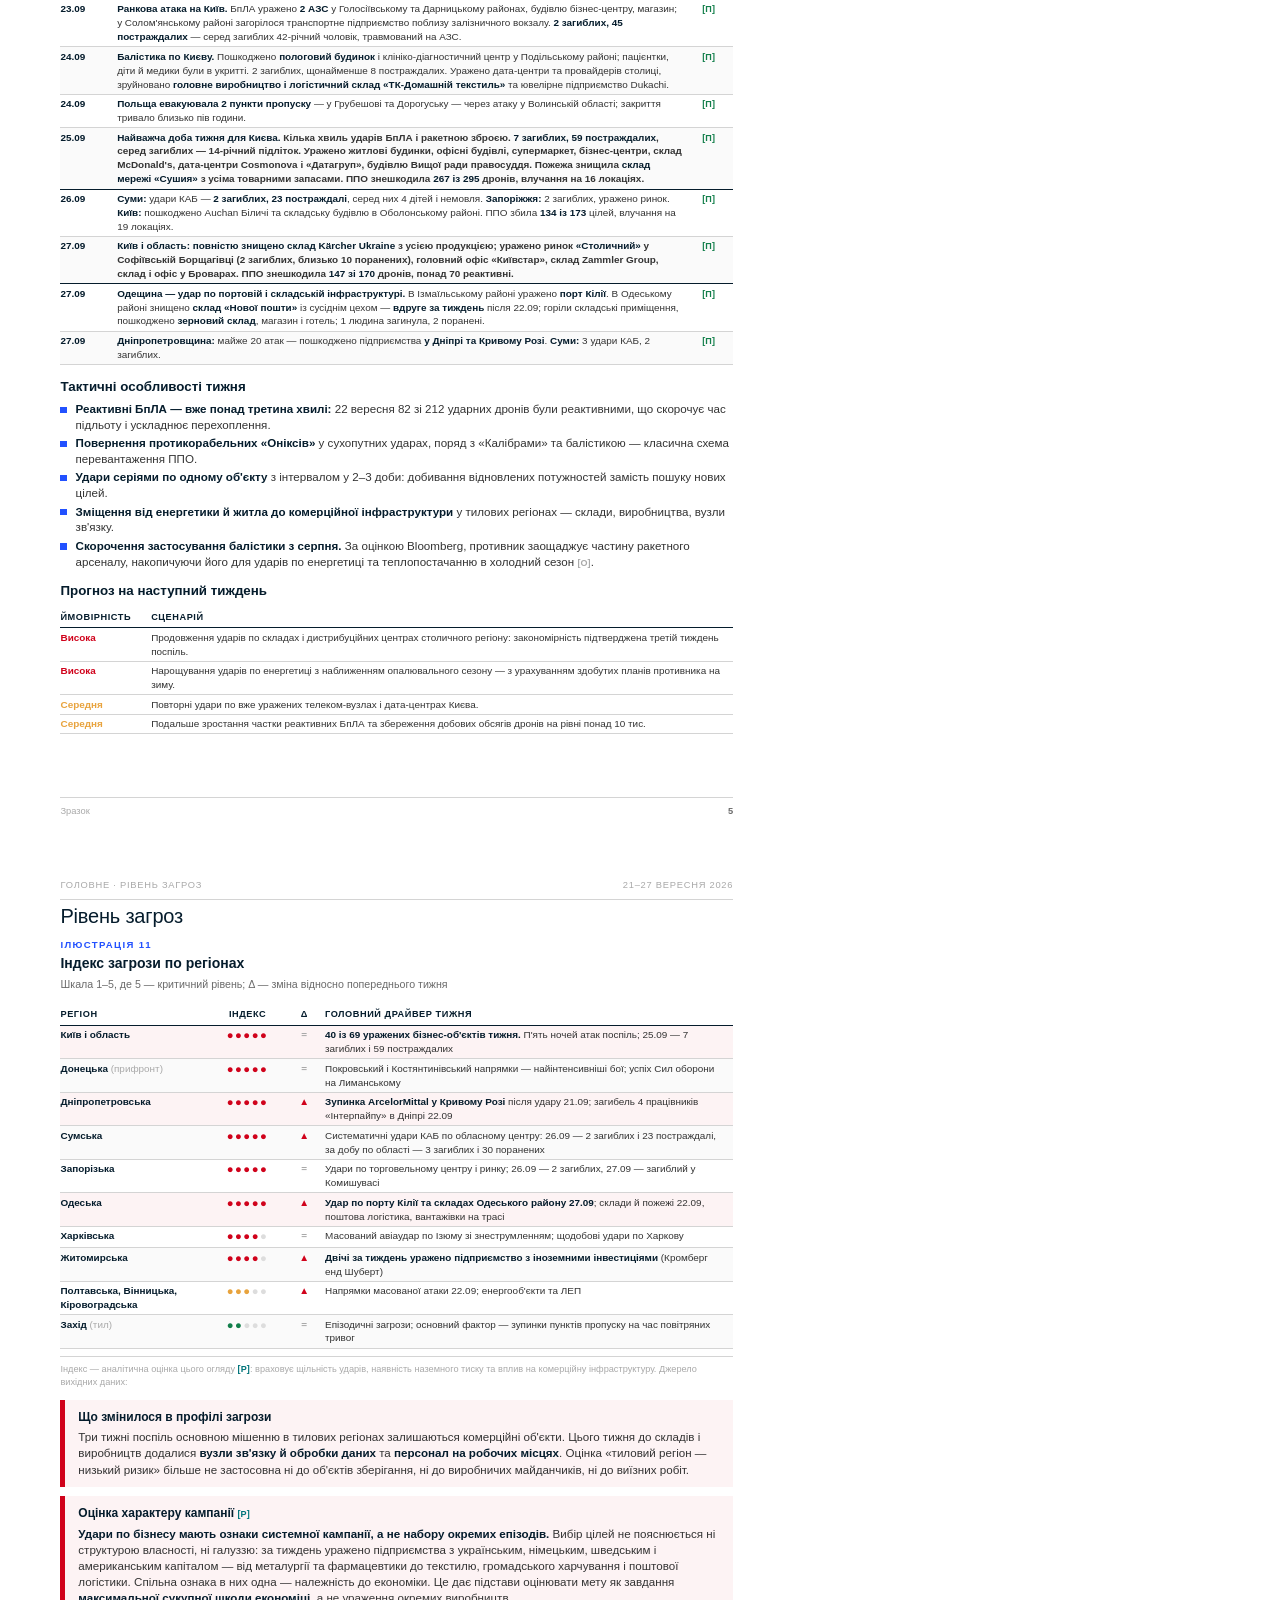
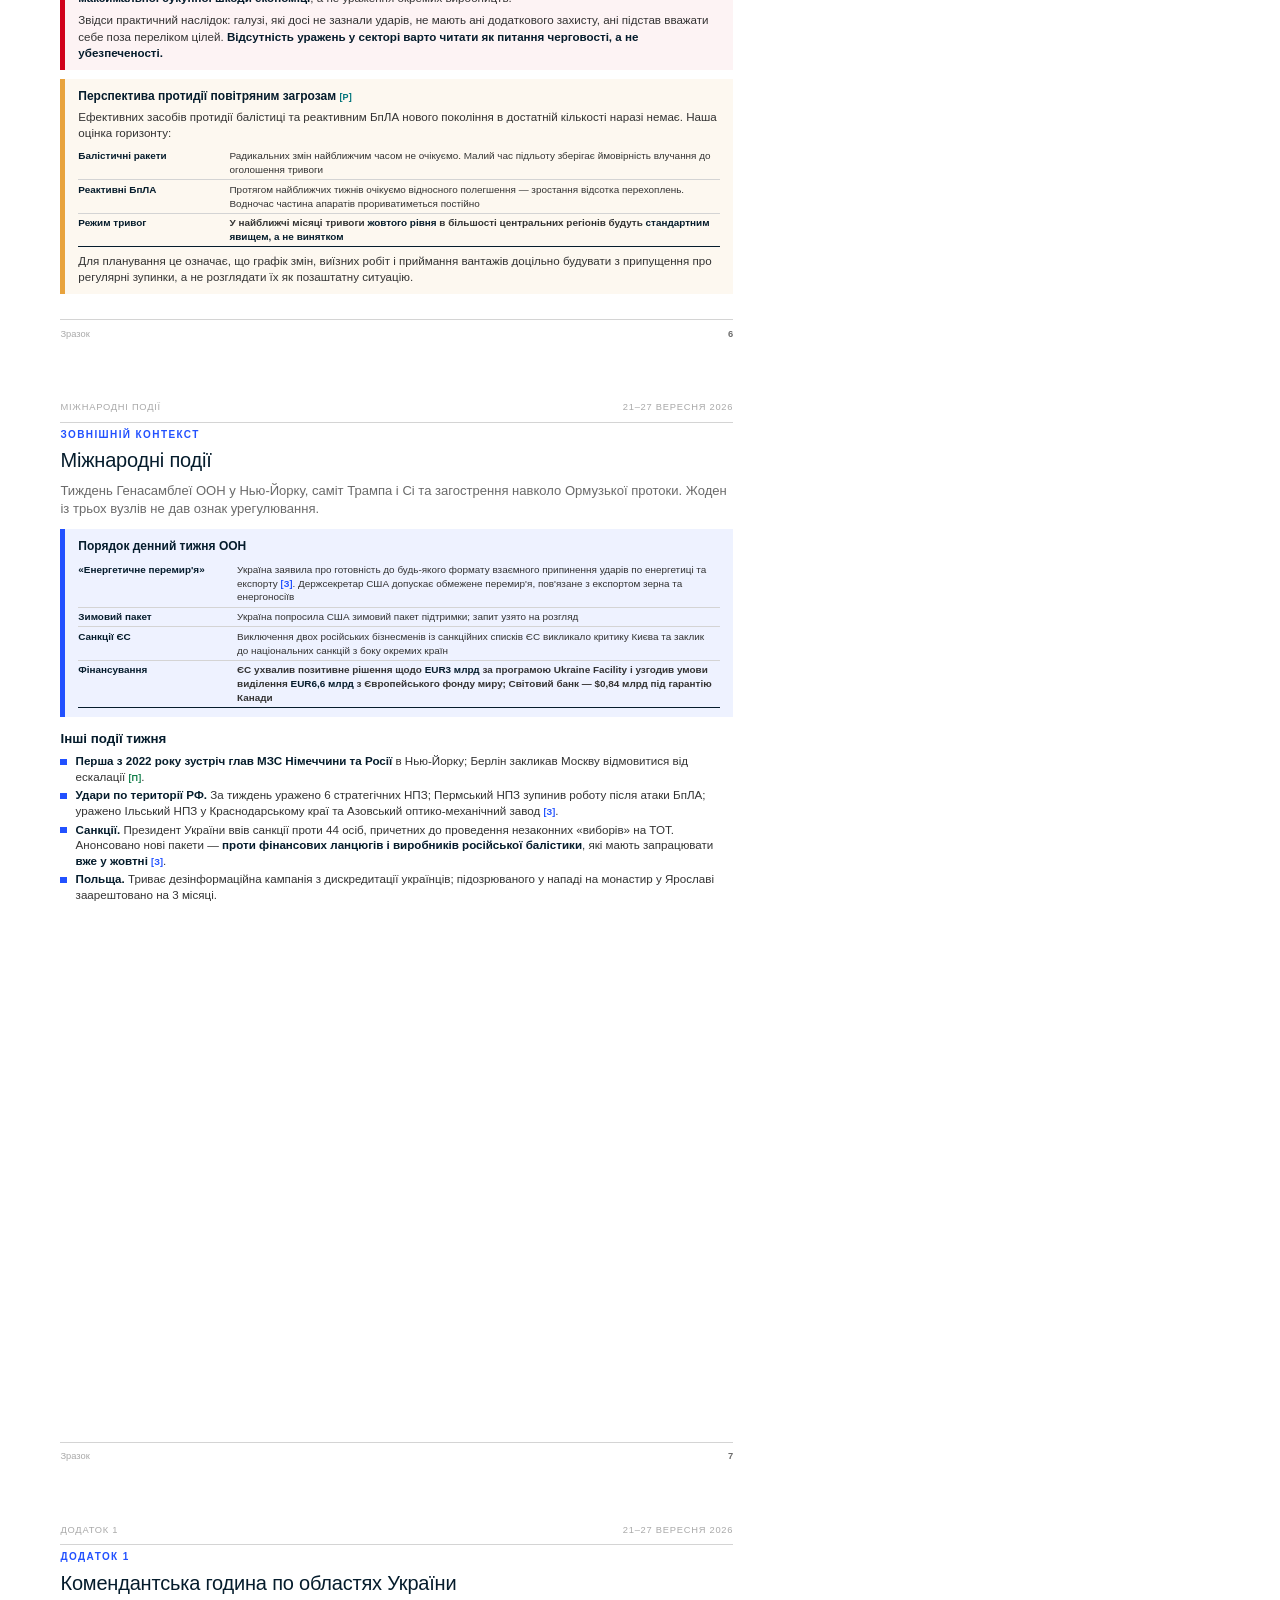
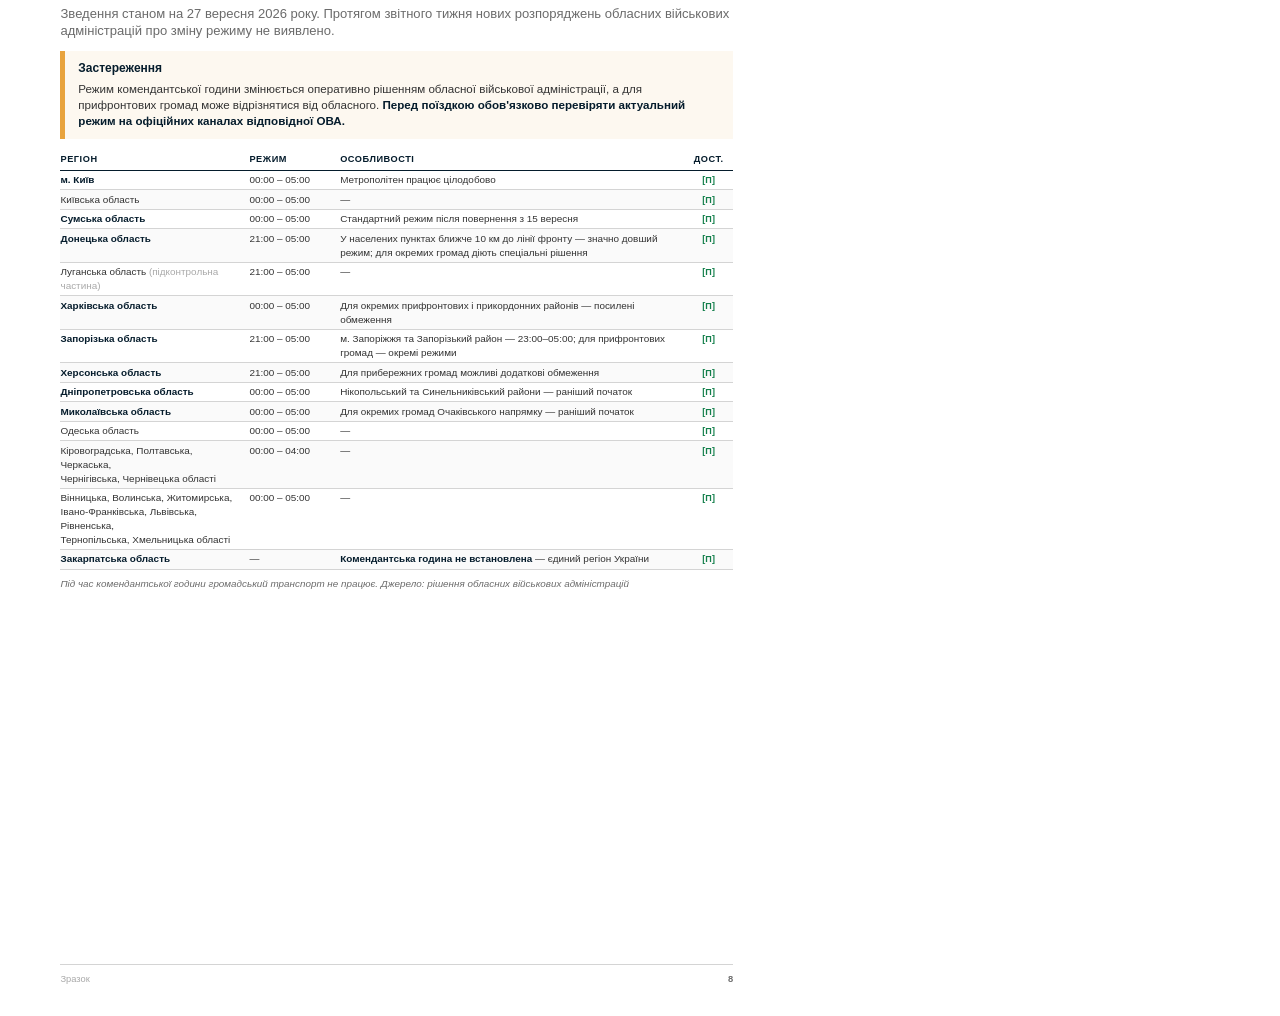
<file: sample/digest-sample.html>
<!DOCTYPE html>

<html lang="uk"><head><meta name="robots" content="noindex"><meta charset="utf-8"/>
<title>Огляд ситуації з безпекою · 21–27 вересня 2026</title>
<style>
:root{--deep:#051C2C;--blue:#2251FF;--cyan:#00A9F4;--teal:#00747A;--red:#D0021B;
 --amber:#E8A33D;--green:#137F4B;--gray1:#333;--gray2:#6B6B6B;--gray3:#A9A9A9;
 --rule:#D4D4D4;--bg:#F4F4F4}
*{margin:0;padding:0;box-sizing:border-box}
html{-webkit-print-color-adjust:exact;print-color-adjust:exact}
body{font-family:"Helvetica Neue",Helvetica,Arial,sans-serif;color:var(--gray1);
 font-size:8.7pt;line-height:1.40;counter-reset:pg}
@page{size:A4;margin:0}
.page{width:210mm;height:297mm;padding:15mm 16mm 19mm;position:relative;
 page-break-after:always;overflow:hidden;background:#fff;counter-increment:pg}
.page:last-child{page-break-after:auto}
.hdr{position:absolute;top:8mm;left:16mm;right:16mm;display:flex;justify-content:space-between;
 font-size:7pt;color:var(--gray3);letter-spacing:.08em;text-transform:uppercase;
 border-bottom:.5pt solid var(--rule);padding-bottom:2mm}
.ftr{position:absolute;bottom:8mm;left:16mm;right:16mm;display:flex;justify-content:space-between;
 font-size:7pt;color:var(--gray3);border-top:.5pt solid var(--rule);padding-top:2mm}
.pg{font-weight:600;color:var(--gray2)}
.pg::after{content:counter(pg)}
h1{font-size:30pt;font-weight:300;line-height:1.12;letter-spacing:-.02em;color:var(--deep)}
h2{font-size:15pt;font-weight:300;color:var(--deep);line-height:1.18;margin-bottom:2.4mm;
 letter-spacing:-.01em}
h3{font-size:10pt;font-weight:700;color:var(--deep);margin:3.4mm 0 1.2mm}
h4{font-size:8.7pt;font-weight:700;margin:2.4mm 0 .8mm}
.kicker{font-size:7.5pt;font-weight:700;letter-spacing:.14em;text-transform:uppercase;
 color:var(--blue);margin-bottom:2mm}
.kicker.alert{color:var(--red)}
.kicker.alert:before{content:'';display:inline-block;width:2.4mm;height:2.4mm;
 background:var(--red);margin-right:1.6mm;vertical-align:-.2mm}
.kpis.alert{border-top-color:var(--red);border-bottom-color:var(--red)}
.kpis.alert .kpi .n{color:var(--red);font-weight:400}
.deck{font-size:9.8pt;font-weight:300;color:var(--gray2);line-height:1.36;margin-bottom:3mm}
p{margin-bottom:1.6mm}
strong{font-weight:700;color:var(--deep)}
em{font-style:italic;color:var(--gray2)}
ul,ol{margin:0 0 2.5mm;padding-left:4.5mm}
li{margin-bottom:.95mm;line-height:1.36}
ul.tight li{margin-bottom:.7mm}
ul.clean{list-style:none;padding-left:0}
ul.clean li{padding-left:4mm;position:relative}
ul.clean li:before{content:"";position:absolute;left:0;top:1.5mm;width:1.6mm;height:1.6mm;
 background:var(--blue)}
.cover{background:var(--deep);color:#fff;padding:0}
.cover-inner{padding:26mm 20mm 20mm}
.cover h1{color:#fff;font-size:38pt;margin-bottom:6mm}
.cover .rule{width:38mm;height:1.2mm;background:var(--cyan);margin:7mm 0}
.cover .period{font-size:13.5pt;font-weight:300;color:var(--cyan)}
.cover .meta{position:absolute;bottom:20mm;left:20mm;right:20mm;font-size:8pt;
 color:rgba(255,255,255,.65);line-height:1.7;border-top:.5pt solid rgba(255,255,255,.25);
 padding-top:4mm}
.cover .conf{position:absolute;top:16mm;left:20mm;font-size:7.5pt;letter-spacing:.16em;
 text-transform:uppercase;color:var(--cyan);font-weight:700}
.cover-stats{display:flex;margin-top:12mm;border-top:.5pt solid rgba(255,255,255,.25);
 flex-wrap:wrap}
.cover-stat{width:33.33%;padding:5mm 4mm 4mm 0}
.cover-stat .n{font-size:20pt;font-weight:300;color:#fff;line-height:1}
.cover-stat .n .u{font-size:10pt}
.cover-stat .l{font-size:7pt;color:rgba(255,255,255,.7);margin-top:1.5mm;line-height:1.35}
.takeaway{background:var(--bg);border-left:2mm solid var(--blue);padding:3.2mm 4.2mm;margin:2.4mm 0 3mm}
.takeaway .t{font-size:7.5pt;font-weight:700;letter-spacing:.12em;text-transform:uppercase;
 color:var(--blue);margin-bottom:2mm}
.takeaway ol{padding-left:4mm;margin:0}
.takeaway li{font-size:8.5pt;margin-bottom:0.65mm}
.callout{border-left:1.5mm solid var(--red);background:#FDF3F4;padding:2.4mm 3.4mm;margin:2.4mm 0}
.callout.amber{border-color:var(--amber);background:#FDF8F0}
.callout.blue{border-color:var(--blue);background:#EEF2FF}
.callout .t{font-weight:700;color:var(--deep);font-size:9pt;margin-bottom:1mm}
.impact{background:#EEF2FF;border-left:1.5mm solid var(--deep);padding:2.4mm 3.4mm;margin:2mm 0}
.impact .t{font-size:7.2pt;font-weight:700;letter-spacing:.1em;text-transform:uppercase;
 color:var(--deep);margin-bottom:1mm}
.impact p{margin:0;font-size:8.6pt}
.exhibit{margin:2.5mm 0 2.9mm;page-break-inside:avoid}
.exhibit .xnum{font-size:7.2pt;font-weight:700;letter-spacing:.14em;text-transform:uppercase;
 color:var(--blue);margin-bottom:1mm}
.exhibit .xtitle{font-size:10.5pt;font-weight:700;color:var(--deep);line-height:1.25;margin-bottom:1mm}
.exhibit .xsub{font-size:8pt;color:var(--gray2);margin-bottom:3mm;font-weight:300}
.exhibit .xsrc{font-size:6.9pt;color:var(--gray3);margin-top:2mm;line-height:1.4;
 border-top:.5pt solid var(--rule);padding-top:1.5mm}
table{width:100%;border-collapse:collapse;font-size:8pt}
th{text-align:left;font-weight:700;color:var(--deep);font-size:7.2pt;letter-spacing:.06em;
 text-transform:uppercase;padding:2mm 2mm 1.5mm 0;border-bottom:1pt solid var(--deep);
 vertical-align:bottom}
td{padding:0.98mm 2mm 0.98mm 0;border-bottom:.5pt solid var(--rule);vertical-align:top}
tr.total td{font-weight:700;border-bottom:1pt solid var(--deep);border-top:.5pt solid var(--deep)}
td.num,th.num{text-align:right;font-variant-numeric:tabular-nums;padding-right:3mm}
td.c,th.c{text-align:center}
table.zebra tbody tr:nth-child(even){background:#FAFAFA}
table.compact td{padding:.62mm 2mm .62mm 0;font-size:7.45pt}
table.compact th{font-size:6.9pt;padding:1.4mm 2mm 1mm 0}
.bars{width:100%}
.bars td{border:none;padding:.85mm 0;vertical-align:middle}
.bars .lbl{font-size:7.8pt;width:44mm;padding-right:2mm;white-space:nowrap}
.bars .track{width:100%}
.bars .bar{height:3.2mm;background:var(--blue);display:block}
.bars .bar.red{background:var(--red)}
.bars .bar.amber{background:var(--amber)}
.bars .bar.cyan{background:var(--cyan)}
.bars .bar.gray{background:var(--gray3)}
.bars .bar.deep{background:var(--deep)}
.bars .bar.green{background:var(--green)}
.bars .v{font-size:7.8pt;font-weight:700;color:var(--deep);width:23mm;text-align:right;
 font-variant-numeric:tabular-nums;white-space:nowrap}
.dots{letter-spacing:.4mm;font-size:8.5pt}
.dots .on{color:var(--red)}
.dots .on.a{color:var(--amber)}
.dots .on.g{color:var(--green)}
.dots .off{color:#DDD}
.d-up{color:var(--red);font-weight:700}
.d-dn{color:var(--green);font-weight:700}
.d-eq{color:var(--gray3);font-weight:700}
.dir{font-weight:700;font-size:9pt}
.dir.rf{color:var(--red)}
.dir.ua{color:var(--green)}
.dir.no{color:var(--gray3)}
.kpis{display:flex;margin:3mm 0 4mm;border-top:1pt solid var(--deep);
 border-bottom:.5pt solid var(--rule)}
.kpi{flex:1;padding:3mm 2.5mm 3mm 0;border-right:.5pt solid var(--rule)}
.kpi:last-child{border-right:none}
.kpi .n{font-size:15.5pt;font-weight:300;color:var(--deep);line-height:1}
.kpi .n .u{font-size:8pt;color:var(--gray2)}
.kpi .l{font-size:6.6pt;color:var(--gray2);margin-top:1.5mm;line-height:1.3;
 text-transform:uppercase;letter-spacing:.04em}
.kpi .dd{font-size:7.2pt;font-weight:700;margin-top:.8mm}
.toc-row{display:flex;justify-content:space-between;padding:1.02mm 0;
 border-bottom:.5pt solid var(--rule);font-size:8.8pt}
.toc-row.h{font-weight:700;color:var(--deep);border-bottom:1pt solid var(--deep);margin-top:2.5mm}
.toc-row .n{color:var(--gray3);font-variant-numeric:tabular-nums}
.toc-row .ind{padding-left:5mm}
.legend{font-size:7.2pt;color:var(--gray2);line-height:1.48;background:var(--bg);
 padding:2.8mm 3.4mm;margin:2.2mm 0}
.legend b{color:var(--deep)}
.mapbox{border:.5pt solid var(--rule);margin:2.5mm 0;background:#FAFAFA}
.mapbox img{width:100%;display:block}
.srcs{font-size:7pt;color:var(--gray2);line-height:1.5;column-count:2;column-gap:7mm}
.srcs div{margin-bottom:1.1mm;break-inside:avoid}
.m{font-size:6.8pt;font-weight:700;letter-spacing:.01em;white-space:nowrap;color:var(--gray2)}
.m.p{color:var(--green)}
.m.q{color:var(--amber)}
.m.z{color:var(--blue)}
.m.r{color:var(--teal)}
.m.o{color:var(--gray3)}
th.d,td.d{text-align:center;width:11mm}
.mleg{display:flex;flex-wrap:wrap;margin:1.2mm 0 0}
.mleg div{width:50%;padding:.3mm 3mm .3mm 0}

</style></head><body><div style="position:sticky;top:0;z-index:99;background:#13294b;color:#fff;font:600 14px Manrope,Arial,sans-serif;padding:10px 16px;text-align:center">
Зразок щотижневого «Огляду ситуації з безпекою» SK Security (фрагмент випуску №39/2026). Розділи щодо об'єктів і контрагентів замовника вилучено.
<a href="../index.html#digests" style="color:#ffb703;margin-left:10px">Замовити дайджест →</a></div>
<!-- 1 · COVER -->
<div class="page cover">
<div class="conf">Зразок · фрагмент випуску для ознайомлення</div>
<div class="cover-inner">
<div style="font-size:8pt;letter-spacing:.14em;text-transform:uppercase;
 color:rgba(255,255,255,.6);margin-bottom:6mm">Щотижневий аналітичний огляд · випуск №39/2026</div>
<h1>Огляд ситуації<br/>з безпекою</h1>
<div class="rule"></div>
<div class="period">за період з 21 по 27 вересня 2026 року</div>
<div class="cover-stats">
<div class="cover-stat"><div class="n">69</div>
<div class="l">уражених бізнес-об'єктів<br/>за тиждень</div></div>
<div class="cover-stat"><div class="n">40</div>
<div class="l">з них у Києві<br/>та області</div></div>
<div class="cover-stat"><div class="n">14</div>
<div class="l">уражених складів<br/>і розподільчих центрів</div></div>
<div class="cover-stat"><div class="n">7</div>
<div class="l">загиблих у Києві<br/>за добу 25.09</div></div>
<div class="cover-stat"><div class="n">17<span class="u"> тис.</span></div>
<div class="l">працівників ArcelorMittal<br/>Кривий Ріг — роботу зупинено</div></div>
<div class="cover-stat"><div class="n">98,42<span class="u"> грн</span></div>
<div class="l">дизель — середньозважена<br/>ціна на 25.09</div></div>
</div>
</div>
<div class="meta">
<b style="color:#fff">Підготовлено:</b> аналітична група<br/>
<b style="color:#fff">Період моніторингу:</b> 21.09.2026 00:00 – 27.09.2026 23:59<br/>
<b style="color:#fff">Дата випуску:</b> 28 вересня 2026 року
 </div>
</div>
<!-- 2 · ЗМІСТ -->

<!-- 3 · КЛЮЧОВІ ВИСНОВКИ -->

<!-- 4 · ОБ'ЄКТИ ЛАНЦЮГА ПОСТАЧАННЯ -->

<!-- 5 · СТРУКТУРА ТИЖНЯ -->
<div class="page">
<div class="hdr"><span>Об'єкти ланцюга постачання</span><span>21–27 вересня 2026</span></div>
<h2>Кампанія проти комерційної логістики:<br/>структура тижня</h2>
<div class="exhibit">
<div class="xnum">Ілюстрація 2</div>
<div class="xtitle">Уражені бізнес-об'єкти за категоріями</div>
<div class="xsub">69 об'єктів за 21–27 вересня 2026 року</div>
<table class="bars">
<tr><td class="lbl">Завод / виробництво</td>
<td class="track"><span class="bar red" style="width:97%"></span></td><td class="v">19</td></tr>
<tr><td class="lbl">Склад / РЦ</td>
<td class="track"><span class="bar red" style="width:72%"></span></td><td class="v">14</td></tr>
<tr><td class="lbl">ТРЦ / магазин / ринок</td>
<td class="track"><span class="bar amber" style="width:41%"></span></td><td class="v">8</td></tr>
<tr><td class="lbl">Офіс / бізнес-центр</td>
<td class="track"><span class="bar amber" style="width:46%"></span></td><td class="v">6</td></tr>
<tr><td class="lbl">Телеком / дата-центр</td>
<td class="track"><span class="bar" style="width:46%"></span></td><td class="v">6</td></tr>
<tr><td class="lbl">Енергетика / мережі</td>
<td class="track"><span class="bar" style="width:31%"></span></td><td class="v">4</td></tr>
<tr><td class="lbl">АЗС / резервуари пального</td>
<td class="track"><span class="bar gray" style="width:23%"></span></td><td class="v">3</td></tr>
<tr><td class="lbl">Транспорт / логістика</td>
<td class="track"><span class="bar gray" style="width:31%"></span></td><td class="v">6</td></tr>
<tr><td class="lbl">Порт, елеватор</td>
<td class="track"><span class="bar cyan" style="width:17%"></span></td><td class="v">3</td></tr>
</table>
<div class="xsrc">Категорії — за реєстром ударів по бізнес-об'єктах SK Security.
 Перелік охоплює випадки, публічно підтверджені компаніями або органами влади
 <span class="m r">[Р]</span>.</div>
</div>
<div class="exhibit">
<div class="xnum">Ілюстрація 3</div>
<div class="xtitle">Найзначніші епізоди тижня</div>
<div class="xsub">Підтверджені наслідки для виробництва або запасів</div>
<table class="zebra compact">
<thead><tr><th style="width:15mm">Дата</th><th style="width:40mm">Об'єкт</th>
<th>Наслідки</th><th class="d">Дост.</th></tr></thead>
<tbody>
<tr><td><strong>21.09</strong></td><td><strong>ArcelorMittal Кривий Ріг</strong></td>
<td>Четвертий удар за 5 тижнів; 5 загиблих, 17 травмованих. Комбінат зупинено</td>
<td class="d"><span class="m z">[З]</span></td></tr>
<tr style="background:#FDF3F4"><td><strong>22.09</strong></td>
<td><strong>«Інтерпайп»</strong><br/><span style="color:var(--gray3)">Дніпро, трубне
 виробництво</span></td>
<td><strong>4 співробітники загинули, 7 поранені.</strong> Пошкоджено
 основне виробниче обладнання, виробництво зупинено</td>
<td class="d"><span class="m z">[З]</span></td></tr>
<tr><td><strong>22 і 25.09</strong></td><td><strong>Кромберг енд Шуберт Житомир</strong><br/>
<span style="color:var(--gray3)">автокомпоненти, ФРН</span></td>
<td>Двічі за тиждень; підприємство вже зупиняло роботу після серпневого удару</td>
<td class="d"><span class="m p">[П]</span></td></tr>
<tr><td><strong>23 і 26.09</strong></td><td><strong>Фармкомпанія «Дарниця»</strong><br/>
<span style="color:var(--gray3)">Київ</span></td>
<td>Двічі за тиждень; компанія просить інформаційної тиші</td>
<td class="d"><span class="m z">[З]</span></td></tr>
<tr><td><strong>22.09</strong></td><td><strong>«Сніжна Панда»</strong><br/>
<span style="color:var(--gray3)">паперова продукція</span></td>
<td>Складський комплекс знищено <strong>вдруге за 3 місяці</strong>
 (уперше — 1 липня)</td>
<td class="d"><span class="m z">[З]</span></td></tr>
<tr><td><strong>23.09</strong></td><td><strong>Порт і склади Одещини</strong></td>
<td>Уражено портову інфраструктуру та <strong>вантажне судно під прапором Антигуа
 і Барбуди — загинув капітан</strong>; ударів зазнали склади з медикаментами,
 побутовими товарами та продуктами</td>
<td class="d"><span class="m z">[З]</span></td></tr>
<tr style="background:#FDF3F4"><td><strong>24.09</strong></td>
<td><strong>«ТК-Домашній текстиль»</strong><br/>
<span style="color:var(--gray3)">Київ, текстиль</span></td>
<td>Балістикою зруйновано <strong>головне виробництво і логістичний склад</strong>;
 <strong>щонайменше другий удар</strong> по майданчиках групи менш ніж за рік.
 Потужності переносять у регіони</td>
<td class="d"><span class="m z">[З]</span></td></tr>
<tr><td><strong>24.09</strong></td><td><strong>Депо «Нової пошти»</strong><br/>
<span style="color:var(--gray3)">Київ</span></td>
<td>Пошкоджено сортувальне депо, знищено відділення №6; того ж дня уражено
 ювелірне виробництво Dukachi</td>
<td class="d"><span class="m z">[З]</span></td></tr>
<tr><td><strong>25.09</strong></td>
<td><strong>Склад мережі «Сушия»</strong><br/>
<span style="color:var(--gray3)">Київ</span></td>
<td><strong>Будівля і всі товарні запаси знищені</strong> пожежею</td>
<td class="d"><span class="m z">[З]</span></td></tr>
<tr><td><strong>26.09</strong></td><td><strong>Eskaro</strong><br/>
<span style="color:var(--gray3)">лакофарбове виробництво, Швеція</span></td>
<td>Влучання в підприємство шведського виробника, масштабна пожежа</td>
<td class="d"><span class="m q">[?]</span></td></tr>
<tr><td><strong>27.09</strong></td><td><strong>Ринок «Столичний»</strong><br/>
<span style="color:var(--gray3)">Софіївська Борщагівка</span></td>
<td>Реактивний БпЛА влучив у продовольчий ринок із 6 павільйонів —
 <strong>2 загиблих, близько 10 поранених</strong></td>
<td class="d"><span class="m p">[П]</span></td></tr>
<tr><td><strong>22 і 27.09</strong></td><td><strong>Склади й порт Одещини</strong><br/>
<span style="color:var(--gray3)">зокрема «Нова пошта»</span></td>
<td>Масштабні пожежі двічі за тиждень; 27.09 знищено <strong>склад «Нової пошти»</strong>
 і сусідній цех, уражено <strong>порт Кілії</strong> та зерновий склад.
 Разом 2 загиблих</td>
<td class="d"><span class="m p">[П]</span></td></tr>
<tr class="total"><td><strong>27.09</strong></td>
<td><strong>Склад Kärcher Ukraine</strong><br/>
<span style="color:var(--gray3)">побутова та професійна техніка, ФРН</span></td>
<td><strong>Повністю знищено разом з усією продукцією;</strong> замовлення затримані
 або скасовані</td>
<td class="d"><span class="m z">[З]</span></td></tr>
</tbody></table>
<div class="xsrc">Джерело: заяви компаній, ОВА, ДСНС</div>
</div>
<div class="ftr"><span>Зразок</span><span class="pg"></span></div>
</div>

<!-- 6 · ТЕЛЕКОМ -->
<div class="page">
<div class="hdr"><span>Об'єкти ланцюга постачання</span><span>21–27 вересня 2026</span></div>
<h2>Нова мішень — телеком<br/>і дата-центри</h2>
<div class="deck">Протягом тижня противник системно вражав вузли зв'язку та обробки даних
 у Києві. Для бізнесу це додає до ризику втрати складу ризик зупинки самої системи
 керування ним.</div>
<div class="exhibit">
<div class="xnum">Ілюстрація 4</div>
<div class="xtitle">Уражені об'єкти телекому і дата-центрів</div>
<div class="xsub">Київ, 24–27 вересня 2026 року</div>
<table class="zebra compact">
<thead><tr><th style="width:15mm">Дата</th><th style="width:44mm">Об'єкт</th>
<th>Наслідки</th><th class="d">Дост.</th></tr></thead>
<tbody>
<tr><td><strong>24.09</strong></td>
<td>MiroHost, «Павутина»/UTELS,<br/>«Домонет», Kievnet, Faust</td>
<td>Пошкоджено інфраструктуру провайдерів; уражено дата-центр КВЦ «Парковий»,
 комплекс призупинив роботу</td>
<td class="d"><span class="m p">[П]</span></td></tr>
<tr><td><strong>25.09</strong></td>
<td><strong>Cosmonova</strong> і <strong>«Датагруп»</strong></td>
<td>Cosmonova: дані клієнтів вдалося зберегти. «Датагруп»: сервіси продовжили роботу
 з резервних майданчиків — спрацювало резервування</td>
<td class="d"><span class="m z">[З]</span></td></tr>
<tr><td><strong>26.09</strong></td><td>Cosmonova <span style="color:var(--gray3)">повторно</span>,
 «Коло.ТБ» <span style="color:var(--gray3)">втретє</span></td>
<td>Пошкоджено опорну мережу COSMONOVA|NET, перебої в інтернеті у частини клієнтів.
 У «Коло.ТБ» — найскладніша ситуація з трьох ударів</td>
<td class="d"><span class="m z">[З]</span></td></tr>
<tr><td><strong>26.09</strong></td><td>Дата-центр партнера MEGOGO</td>
<td>Пошкоджено майданчик, що постачає телевізійний сигнал; призупинено мовлення
 «Новини LIVE», «Армія TV» та «Ми-Україна+»</td>
<td class="d"><span class="m z">[З]</span></td></tr>
<tr class="total"><td><strong>27.09</strong></td>
<td><strong>Головний офіс «Київстар»</strong><br/>
<span style="color:var(--gray3)">вул. Дегтярівська</span></td>
<td>Будівля пошкоджена, без постраждалих. Раніше цього місяця: 11.09 — офіс інженерної
 команди на тій самій локації, 17.09 — будівля з обладнанням на Київщині</td>
<td class="d"><span class="m z">[З]</span></td></tr>
</tbody></table>
<div class="xsrc">Джерело: заяви компаній</div>
</div>
<div class="callout amber">
<div class="t">Оцінка мети ударів і реакція держави</div>
 За заявою МЗС, удари по дата-центрах спрямовані на те, щоб <strong>перервати роботу
 системи сповіщення про повітряні тривоги</strong> <span class="m z">[З]</span>:
 під ціллю опинився і канал попередження населення.
 <div style="margin-top:1.5mm">25 вересня на Ставці ухвалено окремі рішення щодо захисту
 дата-центрів. Прем’єр-міністр заявив, що в цьому питанні <strong>слід виходити
 з найгіршого сценарію</strong>: частину потужностей переводити в «хмару» і за кордон,
 частину тримати в змішаному режимі <span class="m z">[З]</span>.</div>
<div style="margin-top:1.5mm">Для складської логістики це означає: сучасний склад
 зупиняється й тоді, коли недоступні WMS, ERP чи канал зв'язку з перевізником.
 Кейс «Датагруп» показав робочу відповідь — <strong>сервіси продовжили роботу
 з резервних майданчиків</strong>, бо резервування було закладене заздалегідь.</div>
</div>
<div class="exhibit">
<div class="xnum">Ілюстрація 5</div>
<div class="xtitle">Перевірка ІТ-стійкості складського майданчика</div>
<div class="xsub">Мінімальний набір питань до власної служби та до дистриб'ютора</div>
<table class="zebra compact">
<thead><tr><th style="width:44mm">Що перевірити</th><th>Ознака достатності</th></tr></thead>
<tbody>
<tr><td><strong>Розміщення серверів</strong></td>
<td>Відомо, у якому дата-центрі фізично працюють WMS і ERP, та чи входить цей
 майданчик до переліку вже уражених</td></tr>
<tr><td><strong>Резервний майданчик</strong></td>
<td>Копія системи розгорнута <strong>в іншому регіоні</strong>; перемикання
 протестовано за останні 3 місяці</td></tr>
<tr><td><strong>Резервний канал зв'язку</strong></td>
<td>Другий провайдер із незалежною трасою; переключення відпрацьоване</td></tr>
<tr><td><strong>Робота без зв'язку</strong></td>
<td>Склад здатен приймати й відвантажувати товар <strong>щонайменше добу</strong>
 в офлайн-режимі з подальшою синхронізацією</td></tr>
<tr class="total"><td><strong>Копії та зв'язок із перевізником</strong></td>
<td>Резервні копії зберігаються поза основним майданчиком, відновлення перевірено
 практично; є узгоджений запасний спосіб передавання заявок і накладних</td></tr>
</tbody></table>
<div class="xsrc">Складено на основі кейсів тижня: «Датагруп» (успішне перемикання
 на резервні майданчики), Cosmonova та «Коло.ТБ» (повторні ураження опорної мережі)
 <span class="m r">[Р]</span></div>
</div>
<div class="ftr"><span>Зразок</span><span class="pg"></span></div>
</div>
<!-- 7 · ФРОНТ -->

<!-- 8 · ПОВІТРЯНІ УДАРИ: ОБСЯГИ -->
<div class="page">
<div class="hdr"><span>Головне · Повітряні удари</span><span>21–27 вересня 2026</span></div>
<h2>Повітряні удари · обсяги застосування</h2>
<p>Застосування керованих авіабомб трималося в коридорі <strong>277–309 одиниць за добу</strong>
 — нижче, ніж тижнем раніше. Добова кількість дронів-камікадзе зросла
 до <strong>10,5 тис.</strong> у пік 26 вересня; за тиждень застосовано
 <strong>63,4 тис.</strong> дронів <span class="m p">[П]</span>.</p>
<div class="callout">
<div class="t">Два різних обліки — як читати цифри</div>
<table class="compact">
<tbody>
<tr><td style="width:38mm"><strong>63,4 тис. дронів</strong></td>
<td>Сумарне застосування дронів-камікадзе на всій лінії зіткнення за добовими
 зведеннями Генштабу — переважно FPV по військових цілях у прифронтовій смузі
 <span class="m p">[П]</span></td></tr>
<tr><td><strong>2 200 ударних БпЛА</strong></td>
<td>Далекобійні апарати типу «Шахед», у тому числі реактивні, застосовані
 по тилових містах і об'єктах — саме ця цифра стосується бізнесу
 <span class="m z">[З]</span></td></tr>
<tr class="total"><td><strong>2 040 і 1 650 КАБ</strong></td>
<td>2 040 — сума добових зведень Генштабу за 7 діб <span class="m r">[Р]</span>;
 1 650 — офіційна тижнева заява <span class="m z">[З]</span>. Розбіжність
 пояснюється різним обліком; для оцінки динаміки використовуємо один ряд —
 добові зведення</td></tr>
</tbody></table>
</div>
<div class="exhibit">
<div class="xnum">Ілюстрація 7</div>
<div class="xtitle">Добові показники за зведеннями Генерального штабу</div>
<div class="xsub">За зведеннями на ранок наступної доби</div>
<table class="zebra compact">
<thead><tr><th style="width:14mm">Доба</th>
<th class="num" style="width:15mm">Авіа-<br/>удари</th><th class="num" style="width:13mm">КАБ</th>
<th class="num" style="width:17mm">Дрони-<br/>камікадзе</th>
<th class="num" style="width:19mm">Обстріли<br/>(з них РСЗВ)</th>
<th class="num" style="width:16mm">Боє-<br/>зіткнення</th>
<th class="d">Дост.</th></tr></thead>
<tbody>
<tr><td><strong>21.09</strong></td><td class="num">87</td><td class="num">305</td>
<td class="num">9 647</td><td class="num">2 795</td><td class="num">248</td>
<td class="d"><span class="m p">[П]</span></td></tr>
<tr><td><strong>22.09</strong></td><td class="num">87</td><td class="num"><strong>309</strong></td>
<td class="num">9 377</td><td class="num">2 693 (34)</td><td class="num">247</td>
<td class="d"><span class="m p">[П]</span></td></tr>
<tr><td><strong>23.09</strong></td><td class="num">83</td><td class="num">287</td>
<td class="num">7 467</td><td class="num">2 469 (93)</td><td class="num"><strong>277</strong></td>
<td class="d"><span class="m p">[П]</span></td></tr>
<tr><td><strong>24.09</strong></td><td class="num">80 + 1 ракетний</td><td class="num">296</td>
<td class="num">8 359</td><td class="num">2 648</td><td class="num">236</td>
<td class="d"><span class="m p">[П]</span></td></tr>
<tr><td><strong>25.09</strong></td><td class="num">79</td><td class="num">277</td>
<td class="num">9 223</td><td class="num">2 636 (44)</td><td class="num">205</td>
<td class="d"><span class="m p">[П]</span></td></tr>
<tr><td><strong>26.09</strong></td><td class="num">90</td><td class="num">289</td>
<td class="num"><strong>10 489</strong></td><td class="num">2 729 (26)</td><td class="num">221</td>
<td class="d"><span class="m p">[П]</span></td></tr>
<tr><td><strong>27.09</strong></td><td class="num">90</td><td class="num">277</td>
<td class="num">8 845</td><td class="num"><strong>2 918</strong></td><td class="num">229</td>
<td class="d"><span class="m p">[П]</span></td></tr>
<tr class="total"><td><strong>Разом за тиждень</strong></td>
<td class="num">597</td><td class="num"><strong>2 040</strong></td>
<td class="num">63,4 тис.</td><td class="num">18,9 тис.</td>
<td class="num">1 663</td><td class="d"><span class="m r">[Р]</span></td></tr>
<tr><td><strong>Діапазон за добу</strong></td>
<td class="num">79–90</td><td class="num">277–309</td>
<td class="num">7,5–<br/>10,5 тис.</td><td class="num">2,5–<br/>2,9 тис.</td>
<td class="num">205–277</td><td class="d"></td></tr>
</tbody></table>
<div class="xsrc">Тиждень наведено повністю, включно з добою 27 вересня.
 Джерело: щоденні оперативні зведення Генерального штабу ЗСУ</div>
</div>
<div class="exhibit">
<div class="xnum">Ілюстрація 8</div>
<div class="xtitle">Динаміка застосування КАБ по добах</div>
<div class="xsub">Керовані авіабомби, одиниць за добу</div>
<table class="bars">
<tr><td class="lbl">21 вересня · Пн</td>
<td class="track"><span class="bar" style="width:99%"></span></td><td class="v">305</td></tr>
<tr><td class="lbl">22 вересня · Вт</td>
<td class="track"><span class="bar red" style="width:100%"></span></td><td class="v">309</td></tr>
<tr><td class="lbl">23 вересня · Ср</td>
<td class="track"><span class="bar" style="width:93%"></span></td><td class="v">287</td></tr>
<tr><td class="lbl">24 вересня · Чт</td>
<td class="track"><span class="bar" style="width:96%"></span></td><td class="v">296</td></tr>
<tr><td class="lbl">25 вересня · Пт</td>
<td class="track"><span class="bar green" style="width:90%"></span></td><td class="v">277</td></tr>
<tr><td class="lbl">26 вересня · Сб</td>
<td class="track"><span class="bar" style="width:94%"></span></td><td class="v">289</td></tr>
<tr><td class="lbl">27 вересня · Нд</td>
<td class="track"><span class="bar green" style="width:90%"></span></td><td class="v">277</td></tr>
</table>
<div class="xsrc">Коридор тижня — 277–309 проти 280–356 у попередньому випуску;
 сумарно <strong>2 040</strong> КАБ. Джерело: Генеральний штаб ЗСУ</div>
</div>
<div class="ftr"><span>Зразок</span><span class="pg"></span></div>
</div>
<!-- 9 · ХРОНОЛОГІЯ -->
<div class="page">
<div class="hdr"><span>Головне · Повітряні удари</span><span>21–27 вересня 2026</span></div>
<h2>Хронологія ключових ударів</h2>
<table class="compact zebra">
<thead><tr><th style="width:15mm">Дата</th><th>Подія та наслідки</th>
<th class="d">Дост.</th></tr></thead>
<tbody>
<tr><td><strong>21.09</strong></td>
<td><strong>Кривий Ріг.</strong> Четвертий за 5 тижнів ракетний удар по комбінату
 ArcelorMittal. Сукупно за серію — 5 загиблих і 17 травмованих працівників,
 1 у критичному стані.</td><td class="d"><span class="m z">[З]</span></td></tr>
<tr style="background:#FDF3F4"><td><strong>22.09</strong></td>
<td><strong>Масована комбінована атака.</strong> Противник застосував протикорабельні
 «Онікс», балістику (Іскандер-М/С-400/KN-23), <strong>4 «Калібри»</strong>,
 8 «Бандероль»/«Дань-Т» та <strong>212 ударних БпЛА</strong>, з них 82 реактивні.
 Знешкоджено <strong>186 цілей</strong>; влучання на <strong>22 локаціях</strong>,
 падіння уламків ще на 4. Головні напрямки — Дніпропетровщина, Кіровоградщина,
 Полтавщина.</td><td class="d"><span class="m p">[П]</span></td></tr>
<tr><td><strong>22.09</strong></td>
<td><strong>Дніпро:</strong> балістичний удар по цивільному підприємству «Інтерпайп» —
 <strong>4 загиблі співробітники, 7 поранених</strong>, виробництво
 зупинено. <strong>Запоріжжя:</strong> удар по торговельному центру, 2 поранених;
 у Кушугумі загинув мирний житель. <strong>Ізюм:</strong> частково знеструмлений
 після масованого авіаудару, 7 постраждалих.</td>
<td class="d"><span class="m p">[П]</span></td></tr>
<tr><td><strong>22.09</strong></td>
<td><strong>Одещина:</strong> удари реактивними БпЛА по терміналу
 <strong>«Нової пошти»</strong> та інших складських приміщеннях,
 масштабні пожежі; 1 людина загинула, 2 госпіталізовані.
 <strong>Київ:</strong> влучання в резервуари з пальним в Оболонському районі.</td>
<td class="d"><span class="m p">[П]</span></td></tr>
<tr><td><strong>23.09</strong></td>
<td><strong>Ранкова атака на Київ.</strong> БпЛА уражено <strong>2 АЗС</strong>
 у Голосіївському та Дарницькому районах, будівлю бізнес-центру, магазин;
 у Солом'янському районі загорілося транспортне підприємство поблизу залізничного
 вокзалу. <strong>2 загиблих, 45 постраждалих</strong> — серед загиблих
 42-річний чоловік, травмований на АЗС.</td>
<td class="d"><span class="m p">[П]</span></td></tr>
<tr><td><strong>24.09</strong></td>
<td><strong>Балістика по Києву.</strong> Пошкоджено <strong>пологовий будинок</strong>
 і клініко-діагностичний центр у Подільському районі; пацієнтки, діти й медики
 були в укритті. 2 загиблих, щонайменше 8 постраждалих.
 Уражено дата-центри та провайдерів столиці, зруйновано <strong>головне виробництво
 і логістичний склад «ТК-Домашній текстиль»</strong> та ювелірне підприємство
 Dukachi.</td>
<td class="d"><span class="m p">[П]</span></td></tr>
<tr><td><strong>24.09</strong></td>
<td><strong>Польща евакуювала 2 пункти пропуску</strong> — у Грубешові та Дорогуську —
 через атаку у Волинській області; закриття тривало близько пів години.</td>
<td class="d"><span class="m p">[П]</span></td></tr>
<tr class="total"><td><strong>25.09</strong></td>
<td><strong>Найважча доба тижня для Києва.</strong> Кілька хвиль ударів БпЛА і ракетною
 зброєю. <strong>7 загиблих, 59 постраждалих</strong>, серед загиблих —
 14-річний підліток. Уражено житлові будинки, офісні будівлі, супермаркет,
 бізнес-центри, склад McDonald's, дата-центри Cosmonova і «Датагруп», будівлю
 Вищої ради правосуддя. Пожежа знищила <strong>склад мережі «Сушия»</strong>
 з усіма товарними запасами. ППО знешкодила <strong>267 із 295</strong> дронів,
 влучання на 16 локаціях.</td>
<td class="d"><span class="m p">[П]</span></td></tr>
<tr><td><strong>26.09</strong></td>
<td><strong>Суми:</strong> удари КАБ — <strong>2 загиблих, 23 постраждалі</strong>,
 серед них 4 дітей і немовля. <strong>Запоріжжя:</strong> 2 загиблих,
 уражено ринок. <strong>Київ:</strong> пошкоджено Auchan Біличі
 та складську будівлю в Оболонському районі.
 ППО збила <strong>134 із 173</strong> цілей, влучання на 19 локаціях.</td>
<td class="d"><span class="m p">[П]</span></td></tr>
<tr class="total"><td><strong>27.09</strong></td>
<td><strong>Київ і область:</strong> <strong>повністю знищено склад Kärcher Ukraine</strong>
 з усією продукцією; уражено ринок <strong>«Столичний»</strong> у Софіївській Борщагівці
 (2 загиблих, близько 10 поранених), головний офіс «Київстар», склад
 Zammler Group, склад і офіс у Броварах. ППО знешкодила <strong>147 зі 170</strong>
 дронів, понад 70 реактивні.</td>
<td class="d"><span class="m p">[П]</span></td></tr>
<tr><td><strong>27.09</strong></td>
<td><strong>Одещина — удар по портовій і складській інфраструктурі.</strong>
 В Ізмаїльському районі уражено <strong>порт Кілії</strong>. В Одеському районі
 знищено <strong>склад «Нової пошти»</strong> із сусіднім цехом —
 <strong>вдруге за тиждень</strong> після 22.09; горіли складські приміщення,
 пошкоджено <strong>зерновий склад</strong>, магазин і готель;
 1 людина загинула, 2 поранені.</td>
<td class="d"><span class="m p">[П]</span></td></tr>
<tr><td><strong>27.09</strong></td>
<td><strong>Дніпропетровщина:</strong> майже 20 атак — пошкоджено підприємства
 <strong>у Дніпрі та Кривому Розі</strong>. <strong>Суми:</strong> 3 удари КАБ, 2 загиблих.</td>
<td class="d"><span class="m p">[П]</span></td></tr>
</tbody></table>
<h3>Тактичні особливості тижня</h3>
<ul class="clean tight">
<li><strong>Реактивні БпЛА — вже понад третина хвилі:</strong> 22 вересня 82 зі 212 ударних
 дронів були реактивними, що скорочує час підльоту і ускладнює перехоплення.</li>
<li><strong>Повернення протикорабельних «Оніксів»</strong> у сухопутних ударах, поряд
 з «Калібрами» та балістикою — класична схема перевантаження ППО.</li>
<li><strong>Удари серіями по одному об'єкту</strong> з інтервалом у 2–3 доби:
 добивання відновлених потужностей замість пошуку нових цілей.</li>
<li><strong>Зміщення від енергетики й житла до комерційної інфраструктури</strong>
 у тилових регіонах — склади, виробництва, вузли зв'язку.</li>
<li><strong>Скорочення застосування балістики з серпня.</strong> За оцінкою Bloomberg,
 противник заощаджує частину ракетного арсеналу, накопичуючи його для ударів
 по енергетиці та теплопостачанню в холодний сезон <span class="m o">[О]</span>.</li>
</ul>
<h3>Прогноз на наступний тиждень</h3>
<table class="compact">
<thead><tr><th style="width:24mm">Ймовірність</th><th>Сценарій</th></tr></thead>
<tbody>
<tr><td><strong style="color:var(--red)">Висока</strong></td>
<td>Продовження ударів по складах і дистрибуційних центрах столичного регіону:
 закономірність підтверджена третій тиждень поспіль.</td></tr>
<tr><td><strong style="color:var(--red)">Висока</strong></td>
<td>Нарощування ударів по енергетиці з наближенням опалювального сезону —
 з урахуванням здобутих планів противника на зиму.</td></tr>
<tr><td><strong style="color:var(--amber)">Середня</strong></td>
<td>Повторні удари по вже уражених телеком-вузлах і дата-центрах Києва.</td></tr>
<tr><td><strong style="color:var(--amber)">Середня</strong></td>
<td>Подальше зростання частки реактивних БпЛА та збереження добових обсягів
 дронів на рівні понад 10 тис.</td></tr>
</tbody></table>
<div class="ftr"><span>Зразок</span><span class="pg"></span></div>
</div>
<!-- 10 · ЕНЕРГЕТИКА -->

<!-- 11 · ТРАНСПОРТ -->

<!-- 12 · РІВЕНЬ ЗАГРОЗ -->
<div class="page">
<div class="hdr"><span>Головне · Рівень загроз</span><span>21–27 вересня 2026</span></div>
<h2>Рівень загроз</h2>
<div class="exhibit">
<div class="xnum">Ілюстрація 11</div>
<div class="xtitle">Індекс загрози по регіонах</div>
<div class="xsub">Шкала 1–5, де 5 — критичний рівень; Δ — зміна відносно попереднього тижня</div>
<table class="zebra compact">
<thead><tr><th style="width:40mm">Регіон</th><th class="c" style="width:21mm">Індекс</th>
<th class="c" style="width:9mm">Δ</th><th>Головний драйвер тижня</th></tr></thead>
<tbody>
<tr style="background:#FDF3F4"><td><strong>Київ і область</strong></td>
<td class="c"><span class="dots"><span class="on">●●●●●</span></span></td>
<td class="c"><span class="d-eq">=</span></td>
<td><strong>40 із 69 уражених бізнес-об'єктів тижня.</strong> П'ять ночей атак поспіль;
 25.09 — 7 загиблих і 59 постраждалих</td></tr>
<tr><td><strong>Донецька</strong> <span style="color:var(--gray3)">(прифронт)</span></td>
<td class="c"><span class="dots"><span class="on">●●●●●</span></span></td>
<td class="c"><span class="d-eq">=</span></td>
<td>Покровський і Костянтинівський напрямки — найінтенсивніші бої;
 успіх Сил оборони на Лиманському</td></tr>
<tr style="background:#FDF3F4"><td><strong>Дніпропетровська</strong></td>
<td class="c"><span class="dots"><span class="on">●●●●●</span></span></td>
<td class="c"><span class="d-up">▲</span></td>
<td><strong>Зупинка ArcelorMittal у Кривому Розі</strong> після удару 21.09;
 загибель 4 працівників «Інтерпайпу» в Дніпрі 22.09</td></tr>
<tr><td><strong>Сумська</strong></td>
<td class="c"><span class="dots"><span class="on">●●●●●</span></span></td>
<td class="c"><span class="d-up">▲</span></td>
<td>Систематичні удари КАБ по обласному центру: 26.09 — 2 загиблих
 і 23 постраждалі, за добу по області — 3 загиблих і 30 поранених</td></tr>
<tr><td><strong>Запорізька</strong></td>
<td class="c"><span class="dots"><span class="on">●●●●●</span></span></td>
<td class="c"><span class="d-eq">=</span></td>
<td>Удари по торговельному центру і ринку; 26.09 — 2 загиблих,
 27.09 — загиблий у Комишувасі</td></tr>
<tr style="background:#FDF3F4"><td><strong>Одеська</strong></td>
<td class="c"><span class="dots"><span class="on">●●●●●</span></span></td>
<td class="c"><span class="d-up">▲</span></td>
<td><strong>Удар по порту Кілії та складах Одеського району 27.09</strong>;
 склади й пожежі 22.09, поштова логістика, вантажівки на трасі</td></tr>
<tr><td><strong>Харківська</strong></td>
<td class="c"><span class="dots"><span class="on">●●●●</span><span class="off">●</span></span></td>
<td class="c"><span class="d-eq">=</span></td>
<td>Масований авіаудар по Ізюму зі знеструмленням; щодобові удари по Харкову</td></tr>
<tr><td><strong>Житомирська</strong></td>
<td class="c"><span class="dots"><span class="on">●●●●</span><span class="off">●</span></span></td>
<td class="c"><span class="d-up">▲</span></td>
<td><strong>Двічі за тиждень уражено підприємство з іноземними інвестиціями</strong>
 (Кромберг енд Шуберт)</td></tr>
<tr><td><strong>Полтавська, Вінницька,<br/>Кіровоградська</strong></td>
<td class="c"><span class="dots"><span class="on a">●●●</span><span class="off">●●</span></span></td>
<td class="c"><span class="d-up">▲</span></td>
<td>Напрямки масованої атаки 22.09; енергооб'єкти та ЛЕП</td></tr>
<tr><td><strong>Захід</strong> <span style="color:var(--gray3)">(тил)</span></td>
<td class="c"><span class="dots"><span class="on g">●●</span><span class="off">●●●</span></span></td>
<td class="c"><span class="d-eq">=</span></td>
<td>Епізодичні загрози; основний фактор — зупинки пунктів пропуску
 на час повітряних тривог</td></tr>
</tbody></table>
<div class="xsrc">Індекс — аналітична оцінка цього огляду <span class="m r">[Р]</span>:
 враховує щільність ударів, наявність наземного тиску та вплив на комерційну
 інфраструктуру. Джерело вихідних даних:</div>
</div>
<div class="callout">
<div class="t">Що змінилося в профілі загрози</div>
 Три тижні поспіль основною мішенню в тилових регіонах залишаються комерційні об'єкти.
 Цього тижня до складів і виробництв додалися <strong>вузли зв'язку й обробки даних</strong>
 та <strong>персонал на робочих місцях</strong>. Оцінка «тиловий регіон — низький ризик»
 більше не застосовна ні до об'єктів зберігання, ні до виробничих майданчиків,
 ні до виїзних робіт.
 </div>
<div class="callout red">
<div class="t">Оцінка характеру кампанії <span class="m r">[Р]</span></div>
<strong>Удари по бізнесу мають ознаки системної кампанії, а не набору окремих епізодів.</strong>
 Вибір цілей не пояснюється ні структурою власності, ні галуззю: за тиждень уражено
 підприємства з українським, німецьким, шведським і американським капіталом — від металургії
 та фармацевтики до текстилю, громадського харчування і поштової логістики. Спільна ознака
 в них одна — належність до економіки. Це дає підстави оцінювати мету як завдання
 <strong>максимальної сукупної шкоди економіці</strong>, а не ураження окремих виробництв.
 <div style="margin-top:1.5mm">Звідси практичний наслідок: галузі, які досі не зазнали
 ударів, не мають ані додаткового захисту, ані підстав вважати себе поза переліком цілей.
 <strong>Відсутність уражень у секторі варто читати як питання черговості, а не
 убезпеченості.</strong></div>
</div>
<div class="callout amber">
<div class="t">Перспектива протидії повітряним загрозам <span class="m r">[Р]</span></div>
 Ефективних засобів протидії балістиці та реактивним БпЛА нового покоління
 в достатній кількості наразі немає. Наша оцінка горизонту:
 <table class="compact" style="margin-top:1.5mm">
<tbody>
<tr><td style="width:40mm"><strong>Балістичні ракети</strong></td>
<td>Радикальних змін найближчим часом не очікуємо. Малий час підльоту зберігає
 ймовірність влучання до оголошення тривоги</td></tr>
<tr><td><strong>Реактивні БпЛА</strong></td>
<td>Протягом найближчих тижнів очікуємо відносного полегшення — зростання відсотка
 перехоплень. Водночас частина апаратів прориватиметься постійно</td></tr>
<tr class="total"><td><strong>Режим тривог</strong></td>
<td>У найближчі місяці тривоги <strong>жовтого рівня</strong> в більшості центральних
 регіонів будуть <strong>стандартним явищем, а не винятком</strong></td></tr>
</tbody></table>
<div style="margin-top:1.5mm">Для планування це означає, що графік змін, виїзних робіт
 і приймання вантажів доцільно будувати з припущення про регулярні зупинки, а не
 розглядати їх як позаштатну ситуацію.</div>
</div>
<div class="ftr"><span>Зразок</span><span class="pg"></span></div>
</div>
<!-- 13 · РЕКОМЕНДАЦІЇ -->

<!-- 14 · МІЖНАРОДНІ ПОДІЇ -->
<div class="page">
<div class="hdr"><span>Міжнародні події</span><span>21–27 вересня 2026</span></div>
<div class="kicker">Зовнішній контекст</div>
<h2>Міжнародні події</h2>
<div class="deck">Тиждень Генасамблеї ООН у Нью-Йорку, саміт Трампа і Сі та загострення
 навколо Ормузької протоки. Жоден із трьох вузлів не дав ознак урегулювання.</div>
<div class="callout blue">
<div class="t">Порядок денний тижня ООН</div>
<table class="compact" style="margin-top:1.5mm">
<tbody>
<tr><td style="width:42mm"><strong>«Енергетичне перемир'я»</strong></td>
<td>Україна заявила про готовність до будь-якого формату взаємного припинення ударів
 по енергетиці та експорту <span class="m z">[З]</span>. Держсекретар США
 допускає обмежене перемир'я, пов'язане з експортом зерна та енергоносіїв</td></tr>
<tr><td><strong>Зимовий пакет</strong></td>
<td>Україна попросила США зимовий пакет підтримки; запит узято на розгляд</td></tr>
<tr><td><strong>Санкції ЄС</strong></td>
<td>Виключення двох російських бізнесменів із санкційних списків ЄС викликало критику
 Києва та заклик до національних санкцій з боку окремих країн</td></tr>
<tr class="total"><td><strong>Фінансування</strong></td>
<td>ЄС ухвалив позитивне рішення щодо <strong>EUR3 млрд</strong> за програмою
 Ukraine Facility і узгодив умови виділення <strong>EUR6,6 млрд</strong>
 з Європейського фонду миру; Світовий банк — $0,84 млрд під гарантію Канади</td></tr>
</tbody></table>
</div>
<h3>Інші події тижня</h3>
<ul class="clean tight">
<li><strong>Перша з 2022 року зустріч глав МЗС Німеччини та Росії</strong> в Нью-Йорку;
 Берлін закликав Москву відмовитися від ескалації <span class="m p">[П]</span>.</li>
<li><strong>Удари по території РФ.</strong> За тиждень уражено 6 стратегічних НПЗ;
 Пермський НПЗ зупинив роботу після атаки БпЛА; уражено Ільський НПЗ у Краснодарському
 краї та Азовський оптико-механічний завод <span class="m z">[З]</span>.</li>
<li><strong>Санкції.</strong> Президент України ввів санкції проти 44 осіб, причетних
 до проведення незаконних «виборів» на ТОТ. Анонсовано нові пакети —
 <strong>проти фінансових ланцюгів і виробників російської балістики</strong>, які мають
 запрацювати <strong>вже у жовтні</strong> <span class="m z">[З]</span>.</li>
<li><strong>Польща.</strong> Триває дезінформаційна кампанія з дискредитації українців;
 підозрюваного у нападі на монастир у Ярославі заарештовано на 3 місяці.</li>
</ul>
<div class="ftr"><span>Зразок</span><span class="pg"></span></div>
</div>
<!-- 15 · ГЛОБАЛЬНІ ВУЗЛИ НАПРУГИ -->

<!-- 15 · ЕКОНОМІКА -->

<!-- 16 · ПРЯМІ ФІНАНСОВІ НАСЛІДКИ -->

<!-- 16 · ДОДАТОК 1 -->
<div class="page">
<div class="hdr"><span>Додаток 1</span><span>21–27 вересня 2026</span></div>
<div class="kicker">Додаток 1</div>
<h2>Комендантська година по областях України</h2>
<div class="deck">Зведення станом на 27 вересня 2026 року. Протягом звітного тижня нових
 розпоряджень обласних військових адміністрацій про зміну режиму не виявлено.</div>
<div class="callout amber">
<div class="t">Застереження</div>
 Режим комендантської години змінюється оперативно рішенням обласної військової адміністрації,
 а для прифронтових громад може відрізнятися від обласного.
 <strong>Перед поїздкою обов'язково перевіряти актуальний режим на офіційних каналах
 відповідної ОВА.</strong>
</div>
<table class="zebra compact">
<thead><tr><th style="width:50mm">Регіон</th><th style="width:24mm">Режим</th>
<th>Особливості</th><th class="d">Дост.</th></tr></thead>
<tbody>
<tr><td><strong>м. Київ</strong></td><td>00:00 – 05:00</td>
<td>Метрополітен працює цілодобово</td><td class="d"><span class="m p">[П]</span></td></tr>
<tr><td>Київська область</td><td>00:00 – 05:00</td><td>—</td>
<td class="d"><span class="m p">[П]</span></td></tr>
<tr><td><strong>Сумська область</strong></td><td>00:00 – 05:00</td>
<td>Стандартний режим після повернення з 15 вересня</td>
<td class="d"><span class="m p">[П]</span></td></tr>
<tr><td><strong>Донецька область</strong></td><td>21:00 – 05:00</td>
<td>У населених пунктах ближче 10 км до лінії фронту — значно довший режим;
 для окремих громад діють спеціальні рішення</td>
<td class="d"><span class="m p">[П]</span></td></tr>
<tr><td>Луганська область <span style="color:var(--gray3)">(підконтрольна частина)</span></td>
<td>21:00 – 05:00</td><td>—</td><td class="d"><span class="m p">[П]</span></td></tr>
<tr><td><strong>Харківська область</strong></td><td>00:00 – 05:00</td>
<td>Для окремих прифронтових і прикордонних районів — посилені обмеження</td>
<td class="d"><span class="m p">[П]</span></td></tr>
<tr><td><strong>Запорізька область</strong></td><td>21:00 – 05:00</td>
<td>м. Запоріжжя та Запорізький район — 23:00–05:00; для прифронтових громад —
 окремі режими</td><td class="d"><span class="m p">[П]</span></td></tr>
<tr><td><strong>Херсонська область</strong></td><td>21:00 – 05:00</td>
<td>Для прибережних громад можливі додаткові обмеження</td>
<td class="d"><span class="m p">[П]</span></td></tr>
<tr><td><strong>Дніпропетровська область</strong></td><td>00:00 – 05:00</td>
<td>Нікопольський та Синельниківський райони — раніший початок</td>
<td class="d"><span class="m p">[П]</span></td></tr>
<tr><td><strong>Миколаївська область</strong></td><td>00:00 – 05:00</td>
<td>Для окремих громад Очаківського напрямку — раніший початок</td>
<td class="d"><span class="m p">[П]</span></td></tr>
<tr><td>Одеська область</td><td>00:00 – 05:00</td><td>—</td>
<td class="d"><span class="m p">[П]</span></td></tr>
<tr><td>Кіровоградська, Полтавська, Черкаська,<br/>Чернігівська, Чернівецька області</td>
<td>00:00 – 04:00</td><td>—</td><td class="d"><span class="m p">[П]</span></td></tr>
<tr><td>Вінницька, Волинська, Житомирська,<br/>Івано-Франківська, Львівська, Рівненська,<br/>Тернопільська, Хмельницька області</td>
<td>00:00 – 05:00</td><td>—</td><td class="d"><span class="m p">[П]</span></td></tr>
<tr><td><strong>Закарпатська область</strong></td><td>—</td>
<td><strong>Комендантська година не встановлена</strong> — єдиний регіон України</td>
<td class="d"><span class="m p">[П]</span></td></tr>
</tbody></table>
<p style="font-size:7.4pt;color:var(--gray2);margin-top:2mm">
<em>Під час комендантської години громадський транспорт не працює.
 Джерело: рішення обласних військових адміністрацій</em></p>
<div class="ftr"><span>Зразок</span><span class="pg"></span></div>
</div>
<!-- 17 · ДОДАТОК 2 -->

<!-- 18 · ДОДАТОК 3 · КАРТА -->


</body></html>
</file>
<file: landing.css>
/* Лендинг «Карта ризиків» у стилі сайту SK Security (sksecurity.ua): графіт, білий, золото; великі заголовки капсом,
   коротка золота риска під заголовком, пігулки-кнопки, номери «#1». Шрифт сайту — Cera Pro; тут найближчий відкритий — Jost. */
:root { --g:#23282C; --g2:#212528; --g3:#2F3438; --gold:#F5AA2A; --goldD:#C9871A; --ink:#212528; --mut:#6B7075; --line:#DBDBDB;
  --bg:#F6F6F6; --bg2:#E5E5E4; --card:#fff; --ok:#3F8F4E; --red:#C0392B; --r:4px; }
* { box-sizing:border-box; }
html { scroll-behavior:smooth; background:#fff; }
body { margin:0; font:16px/1.65 Jost, 'Cera Pro', -apple-system, Segoe UI, Roboto, Arial, sans-serif; color:var(--ink); background:#fff; }
a { color:var(--g); }
.wrap { max-width:1180px; margin:0 auto; padding:0 24px; }
h1, h2, h3 { font-weight:600; }
.btn { display:inline-block; white-space:nowrap; padding:11px 26px; border-radius:999px; background:var(--g); color:#fff; text-decoration:none;
  border:1.5px solid var(--g); cursor:pointer; font:inherit; font-size:14px; font-weight:500; text-transform:uppercase; letter-spacing:.06em; transition:background .15s, color .15s, box-shadow .15s; }
.btn:hover { background:#000; border-color:#000; box-shadow:0 8px 20px rgba(0,0,0,.18); }
.btn.ghost { background:transparent; color:var(--g); border-color:var(--g); }
.btn.ghost:hover { background:var(--g); color:#fff; }
.btn.big { padding:14px 32px; font-size:15px; }
.dark .btn, .hero .btn { background:#fff; color:var(--g); border-color:#fff; }
.dark .btn:hover, .hero .btn:hover { background:var(--gold); border-color:var(--gold); color:var(--g); }
.dark .btn.ghost, .hero .btn.ghost { background:transparent; color:#fff; border-color:rgba(255,255,255,.6); }
.dark .btn.ghost:hover, .hero .btn.ghost:hover { background:#fff; color:var(--g); }

/* навігація */
.nav { position:sticky; top:0; z-index:10; background:rgba(33,37,40,.96); backdrop-filter:blur(8px); border-bottom:1px solid rgba(255,255,255,.08); }
.nav-in { display:flex; align-items:center; justify-content:space-between; gap:16px; height:72px; }
.brand { display:flex; align-items:center; gap:14px; text-decoration:none; color:#fff; white-space:nowrap; }
.logo-img { height:46px; width:auto; display:block; }
.brand-t { font-size:14px; letter-spacing:.14em; text-transform:uppercase; padding-left:14px; border-left:1px solid var(--gold); }
.links { display:flex; } .links a { text-decoration:none; color:#E5E5E4; font-size:14px; padding:0 14px; border-left:1px solid rgba(255,255,255,.25); }
.links a:first-child { border-left:0; } .links a:hover { color:var(--gold); }
.nav-cta { display:flex; gap:10px; } .nav .btn { padding:9px 20px; font-size:13px; background:var(--gold); border-color:var(--gold); color:var(--g); }
.nav .btn:hover { background:#fff; border-color:#fff; } .nav .btn.ghost { background:transparent; color:#fff; border-color:rgba(255,255,255,.5); } .nav .btn.ghost:hover { background:#fff; color:var(--g); }

/* hero — темний, з діагональною фактурою як на sksecurity.ua */
.hero { color:#fff; padding:84px 0 76px;
  background:repeating-linear-gradient(115deg, rgba(255,255,255,.025) 0 2px, transparent 2px 22px), radial-gradient(900px 500px at 80% 20%, #3A3F44 0%, transparent 70%), var(--g); }
.hero-in { display:grid; grid-template-columns:1fr 1.05fr; gap:52px; align-items:center; }
.eyebrow { display:inline-block; color:var(--gold); font-size:13px; letter-spacing:.18em; text-transform:uppercase; margin-bottom:18px; }
h1 { font-size:48px; line-height:1.08; margin:0 0 22px; text-transform:uppercase; letter-spacing:.01em; color:#fff; }
h1::after { content:''; display:block; width:64px; height:3px; background:var(--gold); margin-top:24px; }
.hl { color:var(--gold); }
.lead { font-size:18px; color:#C7C7C7; margin:0 0 30px; font-weight:300; }
.hero-cta { display:flex; gap:12px; flex-wrap:wrap; }
.proof { list-style:none; padding:0; margin:40px 0 0; display:grid; grid-template-columns:repeat(3,1fr); gap:24px; }
.proof li { display:flex; flex-direction:column; } .proof b { font-size:30px; font-weight:500; color:#fff; line-height:1.1; }
.proof b::after { content:''; display:block; width:56px; height:2px; background:var(--gold); margin:12px 0 10px; }
.proof span { font-size:13.5px; color:#C7C7C7; line-height:1.4; }
.shot { margin:0; } .shot img { display:block; width:100%; height:auto; border-radius:6px; box-shadow:0 30px 70px rgba(0,0,0,.45); border:1px solid rgba(255,255,255,.12); }
.shot figcaption { margin-top:10px; font-size:12.5px; color:#9A9EA2; letter-spacing:.08em; text-transform:uppercase; text-align:right; }

/* блоки */
.band { background:var(--bg2); } .band-in { padding:34px 24px; font-size:20px; text-align:center; font-weight:300; color:var(--g); }
.band b { font-weight:600; } .band i { font-style:normal; color:var(--goldD); font-weight:500; }
.sec { padding:88px 0; } .sec.alt { background:var(--bg); }
h2 { font-size:38px; line-height:1.12; margin:0 0 18px; color:var(--g); text-transform:uppercase; letter-spacing:.01em; }
h2::after { content:''; display:block; width:64px; height:3px; background:var(--gold); margin-top:20px; }
.sub { color:var(--mut); font-size:17px; max-width:780px; margin:0 0 40px; }
.grid3 { display:grid; grid-template-columns:repeat(3,1fr); gap:0; border-top:1px solid var(--line); border-left:1px solid var(--line); }
.f { background:var(--card); border-right:1px solid var(--line); border-bottom:1px solid var(--line); padding:30px 28px 32px; transition:background .15s; }
.f:hover { background:var(--bg); }
.num { font-size:64px; line-height:1; font-weight:700; color:var(--bg2); letter-spacing:-.02em; }
.f h3 { margin:14px 0 8px; font-size:18px; color:var(--g); text-transform:uppercase; letter-spacing:.03em; } .f p { margin:0; color:var(--mut); font-size:15px; }
.two { display:grid; grid-template-columns:1.1fr .9fr; gap:56px; align-items:start; }
.ticks { list-style:none; padding:0; margin:18px 0; } .ticks li { padding-left:30px; position:relative; margin:10px 0; color:#3A3F44; }
.ticks li::before { content:''; position:absolute; left:0; top:13px; width:18px; height:2px; background:var(--gold); }
.doc { background:#fff; border:1px solid var(--line); border-radius:var(--r); padding:24px; box-shadow:0 20px 44px rgba(0,0,0,.10); font-family:'Times New Roman', Georgia, serif; border-top:4px solid var(--g); }
.doc-h { font:700 16px Calibri, Arial, sans-serif; text-align:center; } .doc-s { text-align:center; color:var(--mut); margin:4px 0 12px; font-size:14px; }
.doc table { width:100%; border-collapse:collapse; font-size:14px; } .doc td { border:1px solid #444; padding:4px 8px; }
.doc .l1 { background:#e2efda; } .doc .l2 { background:#fff2cc; } .doc .l3 { background:#fbe0cf; }
.doc-v { margin-top:12px; border:1px solid #bbb; background:#f7f7f7; padding:8px 10px; font-size:14px; font-weight:700; }
.steps { display:grid; grid-template-columns:repeat(3,1fr); gap:32px; margin-top:24px; }
.st span { display:block; font-size:64px; line-height:1; font-weight:700; color:var(--bg2); }
.st h3 { margin:12px 0 8px; color:var(--g); text-transform:uppercase; letter-spacing:.04em; font-size:19px; } .st p { margin:0; color:var(--mut); font-size:15px; }
.plans { display:grid; grid-template-columns:repeat(3,1fr); gap:24px; align-items:stretch; }
.p { background:#fff; border:1px solid var(--line); border-radius:var(--r); padding:30px 28px; display:flex; flex-direction:column; position:relative; }
.p.hot { background:var(--g); border-color:var(--g); color:#fff; } .p.hot h3, .p.hot li { color:#fff; } .p.hot .pp { color:var(--gold); }
.p.hot .btn { background:var(--gold); border-color:var(--gold); color:var(--g); } .p.hot .btn:hover { background:#fff; border-color:#fff; }
.p .tag { position:absolute; top:-13px; left:28px; background:var(--gold); color:var(--g); font-size:12px; font-weight:600; padding:3px 12px; border-radius:999px; text-transform:uppercase; letter-spacing:.06em; }
.p h3 { margin:0; font-size:24px; color:var(--g); text-transform:uppercase; letter-spacing:.03em; } .pp { color:var(--mut); margin:4px 0 16px; font-weight:500; }
.p ul { padding-left:18px; margin:0 0 22px; flex:1; } .p li { margin:7px 0; font-size:15px; color:#3A3F44; }
.note { background:var(--g); color:#C7C7C7; border-radius:var(--r); padding:30px; } .note h3 { margin-top:0; color:#fff; text-transform:uppercase; letter-spacing:.04em; }
.note h3::after { content:''; display:block; width:48px; height:2px; background:var(--gold); margin-top:12px; } .note p { margin:0; font-size:15px; }

/* форма */
.demo-sec { background:repeating-linear-gradient(115deg, rgba(255,255,255,.025) 0 2px, transparent 2px 22px), var(--g); color:#C7C7C7; }
.demo-sec h2 { color:#fff; }
.form { background:#fff; border-radius:var(--r); padding:30px; box-shadow:0 24px 60px rgba(0,0,0,.35); color:var(--ink); }
.form label { display:block; font-weight:500; font-size:13px; color:#3A3F44; margin-bottom:14px; text-transform:uppercase; letter-spacing:.05em; }
.form input, .form select, .form textarea { display:block; width:100%; margin-top:6px; padding:11px 12px; border:1px solid #C7C7C7; border-radius:var(--r); font:inherit; font-size:15px; text-transform:none; letter-spacing:0; background:#fff; color:var(--ink); }
.form input:focus, .form select:focus, .form textarea:focus { outline:2px solid rgba(245,170,42,.45); border-color:var(--gold); }
.row2 { display:grid; grid-template-columns:1fr 1fr; gap:14px; }
.chk { display:flex !important; gap:10px; align-items:flex-start; text-transform:none !important; letter-spacing:0 !important; font-size:14px !important; } .chk input { width:auto; margin-top:5px; }
.form .btn { background:var(--g); color:#fff; border-color:var(--g); } .form .btn:hover { background:#000; }
.hp { position:absolute; left:-9999px; }
.msg { margin-top:12px; font-weight:500; } .msg.ok { color:var(--ok); } .msg.err { color:var(--red); }
.login-box { margin-top:30px; border:1px solid rgba(255,255,255,.18); border-radius:var(--r); padding:26px; } .login-box h3 { margin:0 0 8px; color:#fff; text-transform:uppercase; letter-spacing:.04em; font-size:18px; }
.login-box p { margin:0 0 16px; } .login-box .btn { background:#fff; color:var(--g); border-color:#fff; }

/* футер як на sksecurity.ua */
.foot { background:var(--g2); color:#C7C7C7; padding:46px 0 26px; font-size:14px; }
.foot a { color:#fff; text-decoration:none; } .foot a:hover { color:var(--gold); }
.foot-in { display:grid; grid-template-columns:1.3fr 1fr 1fr; gap:24px; align-items:start; }
.foot-brand { display:flex; gap:18px; align-items:center; color:#fff; letter-spacing:.1em; font-size:13px; } .foot-brand img { height:64px; } .foot-brand span { color:#9A9EA2; letter-spacing:0; }
.foot-addr { color:#fff; font-size:13px; letter-spacing:.06em; } .foot-contacts { text-align:right; font-size:13px; letter-spacing:.04em; line-height:1.9; }
.foot .small { grid-column:1 / -1; border-top:1px solid rgba(255,255,255,.1); padding-top:20px; margin-top:10px; font-size:12px; color:#7E8286; text-align:center; }

@media (max-width: 1120px) { .links { display:none; } }
@media (max-width: 980px) {
  .hero-in, .two { grid-template-columns:1fr; } h1 { font-size:38px; } .grid3, .plans, .steps { grid-template-columns:1fr 1fr; } .foot-in { grid-template-columns:1fr 1fr; } .foot-contacts { text-align:left; }
}
@media (max-width: 640px) {
  .grid3, .plans, .steps, .row2, .proof, .foot-in { grid-template-columns:1fr; } h1 { font-size:31px; } h2 { font-size:28px; } .nav-cta .ghost { display:none; }
  .brand-t { display:none; } .sec { padding:60px 0; } .hero { padding:56px 0; }
}

/* стрічка подій */
.feed-head { display:flex; justify-content:space-between; align-items:flex-end; gap:16px; flex-wrap:wrap; }
.feed-meta { display:flex; gap:12px; align-items:center; color:var(--mut); font-size:13px; margin-bottom:16px; }
.live { display:inline-flex; align-items:center; gap:6px; font-weight:600; color:var(--red); text-transform:uppercase; letter-spacing:.08em; font-size:12px; }
.live i { width:9px; height:9px; border-radius:50%; background:var(--red); animation:pulse 1.6s infinite; }
@keyframes pulse { 0% { box-shadow:0 0 0 0 rgba(192,57,43,.6); } 70% { box-shadow:0 0 0 9px rgba(192,57,43,0); } 100% { box-shadow:0 0 0 0 rgba(192,57,43,0); } }
.chips { display:flex; gap:8px; flex-wrap:wrap; margin-bottom:14px; }
.chip { border:1px solid var(--g); background:#fff; border-radius:999px; padding:6px 16px; font:inherit; font-size:13px; font-weight:500; color:var(--g); cursor:pointer; text-transform:uppercase; letter-spacing:.05em; }
.chip.on { background:var(--g); color:#fff; }
.feed { border:1px solid var(--line); border-radius:var(--r); background:#fff; max-height:540px; overflow-y:auto; }
.fi { display:grid; grid-template-columns:92px 1fr; gap:14px; padding:14px 18px; border-top:1px solid var(--line); }
.fi:first-child { border-top:0; } .fi-date { color:var(--mut); font-size:13px; font-weight:500; }
.fi-type { display:inline-block; font-size:11.5px; font-weight:600; padding:2px 9px; border-radius:999px; margin-right:6px; text-transform:uppercase; letter-spacing:.04em; }
.c-military { background:#F6DCD8; color:#9E2B1F; } .c-crime { background:#E8E4EF; color:#4F3F75; } .c-registry { background:#FCEBCB; color:#8A5A00; } .c-civil { background:#ECECEC; color:#4A4F54; }
.fi-place { color:var(--g); font-weight:600; font-size:14px; } .fi-title { font-size:15px; color:#2F3438; margin-top:2px; } .fi-title a { color:inherit; text-decoration:none; } .fi-title a:hover { text-decoration:underline; }
.fi-src { font-size:12px; color:var(--mut); }
.feed-empty { padding:24px; color:var(--mut); text-align:center; }
.feed-foot { display:flex; justify-content:space-between; align-items:center; gap:12px; flex-wrap:wrap; margin-top:14px; } .small-note { font-size:12.5px; color:var(--mut); }
/* зразок дайджесту */
.sample-card { display:block; text-decoration:none; color:#C7C7C7; background:var(--g); border-radius:var(--r); padding:32px; box-shadow:0 20px 44px rgba(0,0,0,.18); transition:transform .15s; }
.sample-card:hover { transform:translateY(-3px); }
.sample-top { font-size:22px; font-weight:600; color:#fff; text-transform:uppercase; letter-spacing:.03em; }
.sample-top::after { content:''; display:block; width:48px; height:2px; background:var(--gold); margin-top:12px; }
.sample-no { color:#9A9EA2; font-weight:500; margin:12px 0 14px; }
.sample-card ul { margin:0 0 18px; padding-left:18px; } .sample-card li { margin:6px 0; } .sample-cta { color:var(--gold); font-weight:500; text-transform:uppercase; letter-spacing:.06em; font-size:13.5px; }
@media (max-width: 640px) { .fi { grid-template-columns:1fr; gap:2px; } }

/* джерела даних */
.src-wrap { overflow-x:auto; margin:18px 0 26px; border:1px solid var(--line); border-radius:var(--r); background:var(--card); }
.src-table { width:100%; border-collapse:collapse; font-size:14px; min-width:760px; }
.src-table th { text-align:left; background:var(--g); color:#fff; font-weight:500; padding:12px 14px; text-transform:uppercase; letter-spacing:.05em; font-size:12.5px; }
.src-table td { padding:12px 14px; border-top:1px solid var(--line); vertical-align:top; color:#3A3F44; }
.src-table td:first-child { width:26%; } .src-table td:nth-child(4) { white-space:nowrap; }
.src-no { background:var(--card); border:1px solid var(--line); border-left:3px solid var(--gold); border-radius:var(--r); padding:22px 26px; }
.src-no h3 { margin:0 0 8px; color:var(--g); text-transform:uppercase; letter-spacing:.04em; font-size:17px; } .src-no ul { margin:6px 0 12px; padding-left:20px; color:#3A3F44; } .src-no li { margin:4px 0; }
</file>
<file: app.css>
:root { --navy:#1F3864; --bg:#f6f7f9; --card:#fff; --ink:#1a1a1a; --mut:#666; --line:#e3e6ea; --red:#c62828; --amber:#ef6c00; --green:#2e7d32; --blue:#1565c0; }
* { box-sizing:border-box; }
body { margin:0; font:14px/1.45 -apple-system,Segoe UI,Roboto,Arial,sans-serif; color:var(--ink); background:var(--bg); }
#app { display:grid; grid-template-columns:390px 1fr; height:100vh; }
#side { overflow-y:auto; border-right:1px solid var(--line); background:var(--card); padding:12px 16px 24px; }
#map { height:100vh; }
.head { display:flex; justify-content:space-between; align-items:flex-start; gap:8px; }
h1 { font-size:18px; margin:0 0 2px; color:var(--navy); }
.sub { color:var(--mut); font-size:12px; margin-bottom:10px; }
.demo { background:#fff8e1; border:1px solid #ffe082; border-radius:8px; padding:8px 10px; font-size:12px; margin-bottom:10px; }
h2 { font-size:12.5px; text-transform:uppercase; letter-spacing:.04em; color:var(--navy); margin:14px 0 6px; }
label { display:block; margin:4px 0; cursor:pointer; }
select, input[type=text], input[type=email], input[type=number], input[type=date] { width:100%; padding:7px; border:1px solid var(--line); border-radius:6px; background:#fff; font:inherit; margin:2px 0; }
button { font:inherit; padding:7px 12px; border-radius:6px; border:1px solid var(--navy); background:var(--navy); color:#fff; cursor:pointer; }
button.sec { background:#fff; color:var(--navy); }
button.small { padding:4px 8px; font-size:12px; }
button.link { border:0; background:none; color:var(--blue); padding:0 4px; }
button.link.del { color:var(--red); }
.row { display:flex; gap:6px; margin:6px 0; } .row > * { flex:1; }
.tabs { display:flex; gap:4px; margin:8px 0 4px; border-bottom:1px solid var(--line); }
.tab { flex:1; text-align:center; padding:7px 4px; cursor:pointer; font-size:13px; color:var(--mut); border-bottom:2px solid transparent; }
.tab.on { color:var(--navy); border-color:var(--navy); font-weight:600; }
.pane { display:none; } .pane.on { display:block; }
.kpis { display:grid; grid-template-columns:repeat(3,1fr); gap:6px; }
.kpi { background:var(--bg); border-radius:8px; padding:8px; text-align:center; }
.kpi b { display:block; font-size:18px; color:var(--navy); }
.kpi span { font-size:11px; color:var(--mut); }
.panel { background:var(--bg); border-radius:8px; padding:10px; margin-top:6px; }
.sig { border-top:1px solid var(--line); padding:6px 0; font-size:13px; }
.sig:first-child { border-top:0; }
.dist { color:var(--red); font-weight:600; }
.tag { display:inline-block; font-size:11px; padding:1px 6px; border-radius:10px; background:#eceff4; color:#333; margin:1px 4px 1px 0; }
.alert-on { background:#fde0dc; color:var(--red); }
.risk { font-size:16px; font-weight:700; padding:6px 10px; border-radius:8px; display:inline-block; margin-bottom:6px; }
.r1 { background:#e8f5e9; color:var(--green); } .r2 { background:#fff3e0; color:var(--amber); } .r3 { background:#fde0dc; color:var(--red); } .r4 { background:#b71c1c; color:#fff; }
.obj { display:flex; justify-content:space-between; align-items:center; border-top:1px solid var(--line); padding:6px 0; font-size:13px; }
.obj:first-child { border-top:0; }
.obj .nm { cursor:pointer; }
.hint { font-size:12px; color:var(--mut); }
.legend { background:#fff; padding:8px 10px; border-radius:8px; box-shadow:0 1px 4px rgba(0,0,0,.2); font-size:12px; line-height:1.6; max-width:220px; }
.legend i { display:inline-block; width:14px; height:10px; margin-right:6px; vertical-align:middle; }
.src { font-size:11px; color:var(--mut); margin-top:16px; }
.sugg { background:#fff; border:1px solid var(--line); border-radius:6px; margin-top:2px; max-height:160px; overflow-y:auto; display:none; }
.sugg div { padding:5px 8px; cursor:pointer; font-size:12.5px; } .sugg div:hover { background:var(--bg); }
a { color:var(--blue); }
.picking #map { cursor:crosshair; }
.overlay { position:fixed; inset:0; background:rgba(15,25,45,.55); display:flex; align-items:center; justify-content:center; z-index:2000; }
.overlay[hidden] { display:none; }
.overlay .card { background:#fff; border-radius:12px; padding:24px; width:min(380px, calc(100vw - 32px)); }
.overlay .card button { width:100%; margin-top:8px; }
@media (max-width: 760px) { #app { grid-template-columns:1fr; grid-template-rows:auto 65vh; height:auto; } #map { height:65vh; } }
@media print { #side, .leaflet-control-container { display:none; } }
input[type=password] { width:100%; padding:7px; border:1px solid var(--line); border-radius:6px; background:#fff; font:inherit; margin:2px 0; }
table.acc { width:100%; border-collapse:collapse; font-size:12px; } table.acc th, table.acc td { text-align:left; padding:4px 6px; border-bottom:1px solid var(--line); }
table.acc tbody tr { cursor:pointer; } table.acc tbody tr:hover { background:var(--bg); }
.small-link { font-size:12px; margin-right:6px; }
</file>
